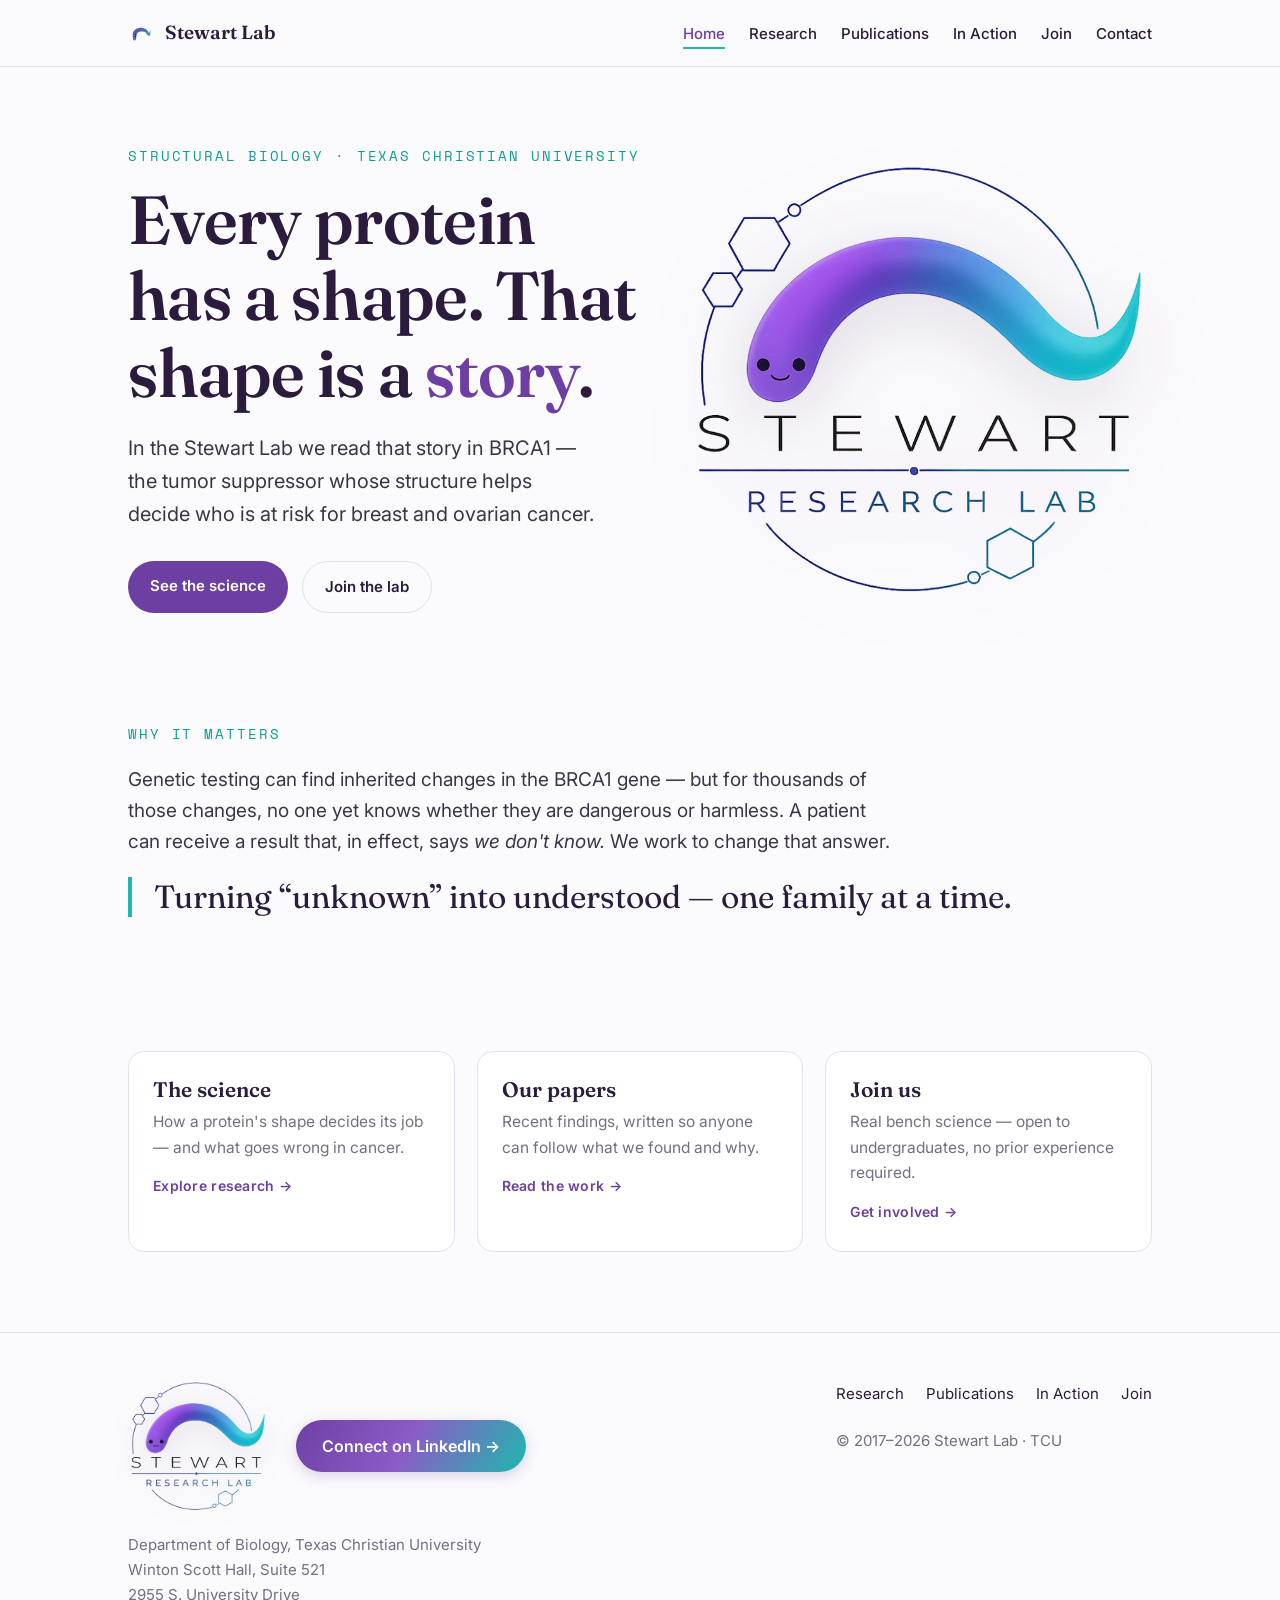
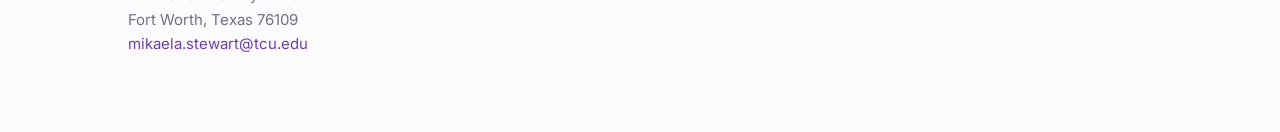
<file: index.html>
<!DOCTYPE html><html lang="en"><head><meta charset="UTF-8"><meta name="viewport" content="width=device-width, initial-scale=1.0"><title>Stewart Lab — Reading risk in the structure of BRCA1</title><meta name="description" content="The Stewart Lab at Texas Christian University studies how the structure of the tumor suppressor BRCA1 shapes its function and what inherited variants mean for cancer risk."><meta property="og:title" content="Stewart Lab — Reading risk in the structure of BRCA1"><meta property="og:description" content="The Stewart Lab at Texas Christian University studies how the structure of the tumor suppressor BRCA1 shapes its function and what inherited variants mean for cancer risk."><meta property="og:type" content="website"><link rel="icon" type="image/png" sizes="32x32" href="images/favicon-32.png"><link rel="icon" type="image/png" sizes="48x48" href="images/favicon-48.png"><link rel="apple-touch-icon" sizes="180x180" href="images/apple-touch-icon.png"><link rel="preconnect" href="https://fonts.googleapis.com"><link rel="preconnect" href="https://fonts.gstatic.com" crossorigin><link href="https://fonts.googleapis.com/css2?family=Fraunces:opsz,wght@9..144,400;9..144,500;9..144,600&family=Inter:wght@400;500;600&family=Space+Mono:wght@400;700&display=swap" rel="stylesheet"><link rel="stylesheet" href="styles.css"></head><body><header><div class="wrap nav"><a class="brand" href="index.html"><svg class="mark" viewBox="0 0 40 40" aria-hidden="true"><defs><linearGradient id="mg" x1="0" y1="0" x2="1" y2="1"><stop offset="0" stop-color="#6E3FA3"/><stop offset="1" stop-color="#1FB8AE"/></linearGradient></defs><path d="M12.4 29.1L12.5 28.6L12.6 27.9L12.7 27.2L12.8 26.4L12.9 25.5L13 24.6L13.1 23.8L13.2 23L13.3 22.2L13.4 21.6L13.6 21.2L13.7 21L13.9 20.7L14.1 20.4L14.4 20.1L14.8 19.8L15.2 19.5L15.6 19.2L16.1 18.9L16.6 18.6L17.1 18.4L17.6 18.2L18.1 18L18.5 17.9L19 17.8L19.5 17.7L20.1 17.7L20.8 17.6L21.5 17.7L22.2 17.7L22.8 17.8L23.5 17.9L24.2 18L24.8 18.2L25.4 18.3L25.8 18.5L26.2 18.6L26.6 18.9L27.1 19.4L27.6 20L28.2 20.6L28.7 21.3L29.2 22L29.8 22.6L30.3 23.2L30.9 23.7L31.6 24.2L32.8 24.3L33.8 23.7L34.1 22.9L34.3 22.1L34.4 21.3L34.4 20.4L34.4 19.5L34.3 18.6L34.3 17.7L34.2 16.8L34.1 16.1L34 15.4L34 15L34 15L33.8 15.4L33.7 16L33.5 16.7L33.3 17.6L33 18.4L32.8 19.3L32.6 20.2L32.3 20.9L32.1 21.5L31.9 21.9L31.8 22L32.2 21.7L32.8 21.7L32.8 21.7L32.7 21.3L32.4 20.8L32.1 20.2L31.7 19.4L31.3 18.6L30.9 17.7L30.3 16.8L29.7 16L29 15.2L28.2 14.5L27.4 14L26.6 13.6L25.7 13.3L24.8 12.9L24 12.7L23 12.4L22.1 12.2L21.2 12.1L20.2 12L19.3 12L18.4 12L17.5 12.1L16.6 12.3L15.7 12.5L14.9 12.8L14 13.1L13.2 13.5L12.4 13.9L11.6 14.5L10.8 15L10.1 15.7L9.5 16.4L8.9 17.1L8.3 18L7.8 19.1L7.5 20.2L7.3 21.2L7.2 22.3L7.2 23.4L7.2 24.4L7.2 25.4L7.3 26.3L7.4 27.2L7.5 27.9L7.5 28.4L7.6 28.9L7.7 29.7L8.1 30.4L8.7 31L9.4 31.4L10.3 31.4L11.1 31.2L11.8 30.7L12.2 30Z" fill="url(#mg)"/><circle cx="11.2" cy="25.5" r="1.25" fill="#2B1B3D"/><circle cx="11.8" cy="22.0" r="1.25" fill="#2B1B3D"/></svg>Stewart Lab</a><button class="navtoggle" aria-label="Menu" aria-expanded="false"><span></span><span></span><span></span></button><ul class="menu" id="menu"><li><a href="index.html" class="active">Home</a></li><li><a href="research.html">Research</a></li><li><a href="publications.html">Publications</a></li><li><a href="people.html">In Action</a></li><li><a href="join.html">Join</a></li><li><a href="#contact">Contact</a></li></ul></div></header>
<main>
  <section class="hero"><div class="wrap hero-grid">
    <div>
      <p class="eyebrow reveal">Structural Biology &middot; Texas Christian University</p>
      <h1 class="reveal">Every protein has a shape. That shape is a <span class="accent">story</span>.</h1>
      <p class="lead reveal">In the Stewart Lab we read that story in BRCA1 &mdash; the tumor suppressor
        whose structure helps decide who is at risk for breast and ovarian cancer.</p>
      <div class="cta-row reveal">
        <a class="btn btn-primary" href="research.html">See the science</a>
        <a class="btn btn-ghost" href="join.html">Join the lab</a>
      </div>
    </div>
    <div class="reveal"><img class="hero-logo" src="images/logo-light.png" alt="Stewart Research Lab logo: a smiling C. elegans worm encircled by a molecular orbit"></div>
  </div></section>

  <section class="section"><div class="wrap prose reveal">
    <p class="eyebrow">Why it matters</p>
    <p style="font-size:19px;">Genetic testing can find inherited changes in the BRCA1 gene &mdash; but for
      thousands of those changes, no one yet knows whether they are dangerous or harmless. A patient can
      receive a result that, in effect, says <em>we don't know.</em> We work to change that answer.</p>
    <p class="pull shimmer">Turning &ldquo;unknown&rdquo; into understood &mdash; one family at a time.</p>
  </div></section>

  <section class="section"><div class="wrap reveal">
    <div class="quick">
      <a class="qcard" href="research.html"><h3>The science</h3>
        <p>How a protein's shape decides its job &mdash; and what goes wrong in cancer.</p>
        <span class="go">Explore research &rarr;</span></a>
      <a class="qcard" href="publications.html"><h3>Our papers</h3>
        <p>Recent findings, written so anyone can follow what we found and why.</p>
        <span class="go">Read the work &rarr;</span></a>
      <a class="qcard" href="join.html"><h3>Join us</h3>
        <p>Real bench science &mdash; open to undergraduates, no prior experience required.</p>
        <span class="go">Get involved &rarr;</span></a>
    </div>
  </div></section>
</main><footer id="contact"><div class="wrap foot-grid"><div><div class="foot-top"><div class="foot-brand"><a class="foot-logo" href="index.html"><img src="images/logo-light.png" alt="Stewart Research Lab" width="140"></a></div><a class="btn btn-linkedin" href="https://www.linkedin.com/in/mikaelastewart/" target="_blank" rel="noopener">Connect on LinkedIn &rarr;</a></div><p class="muted">Department of Biology, Texas Christian University<br>Winton Scott Hall, Suite 521<br>2955 S. University Drive<br>Fort Worth, Texas 76109<br><a href="mailto:mikaela.stewart@tcu.edu">mikaela.stewart@tcu.edu</a></p></div><div><ul class="foot-links"><li><a href="research.html">Research</a></li><li><a href="publications.html">Publications</a></li><li><a href="people.html">In Action</a></li><li><a href="join.html">Join</a></li></ul><p class="muted" style="margin-top:22px;">&copy; 2017&ndash;<span id="yr"></span> Stewart Lab &middot; TCU</p></div></div></footer><script>document.getElementById("yr").textContent=new Date().getFullYear();var t=document.querySelector(".navtoggle"),m=document.getElementById("menu");t.addEventListener("click",function(){var o=m.classList.toggle("open");t.setAttribute("aria-expanded",o);});m.querySelectorAll("a").forEach(function(a){a.addEventListener("click",function(){m.classList.remove("open");});});var io=new IntersectionObserver(function(e){e.forEach(function(x){if(x.isIntersecting){x.target.classList.add("in");io.unobserve(x.target);}});},{rootMargin:"0px 0px -80px 0px"});document.querySelectorAll(".reveal").forEach(function(el){io.observe(el);});</script></body></html>
</file>
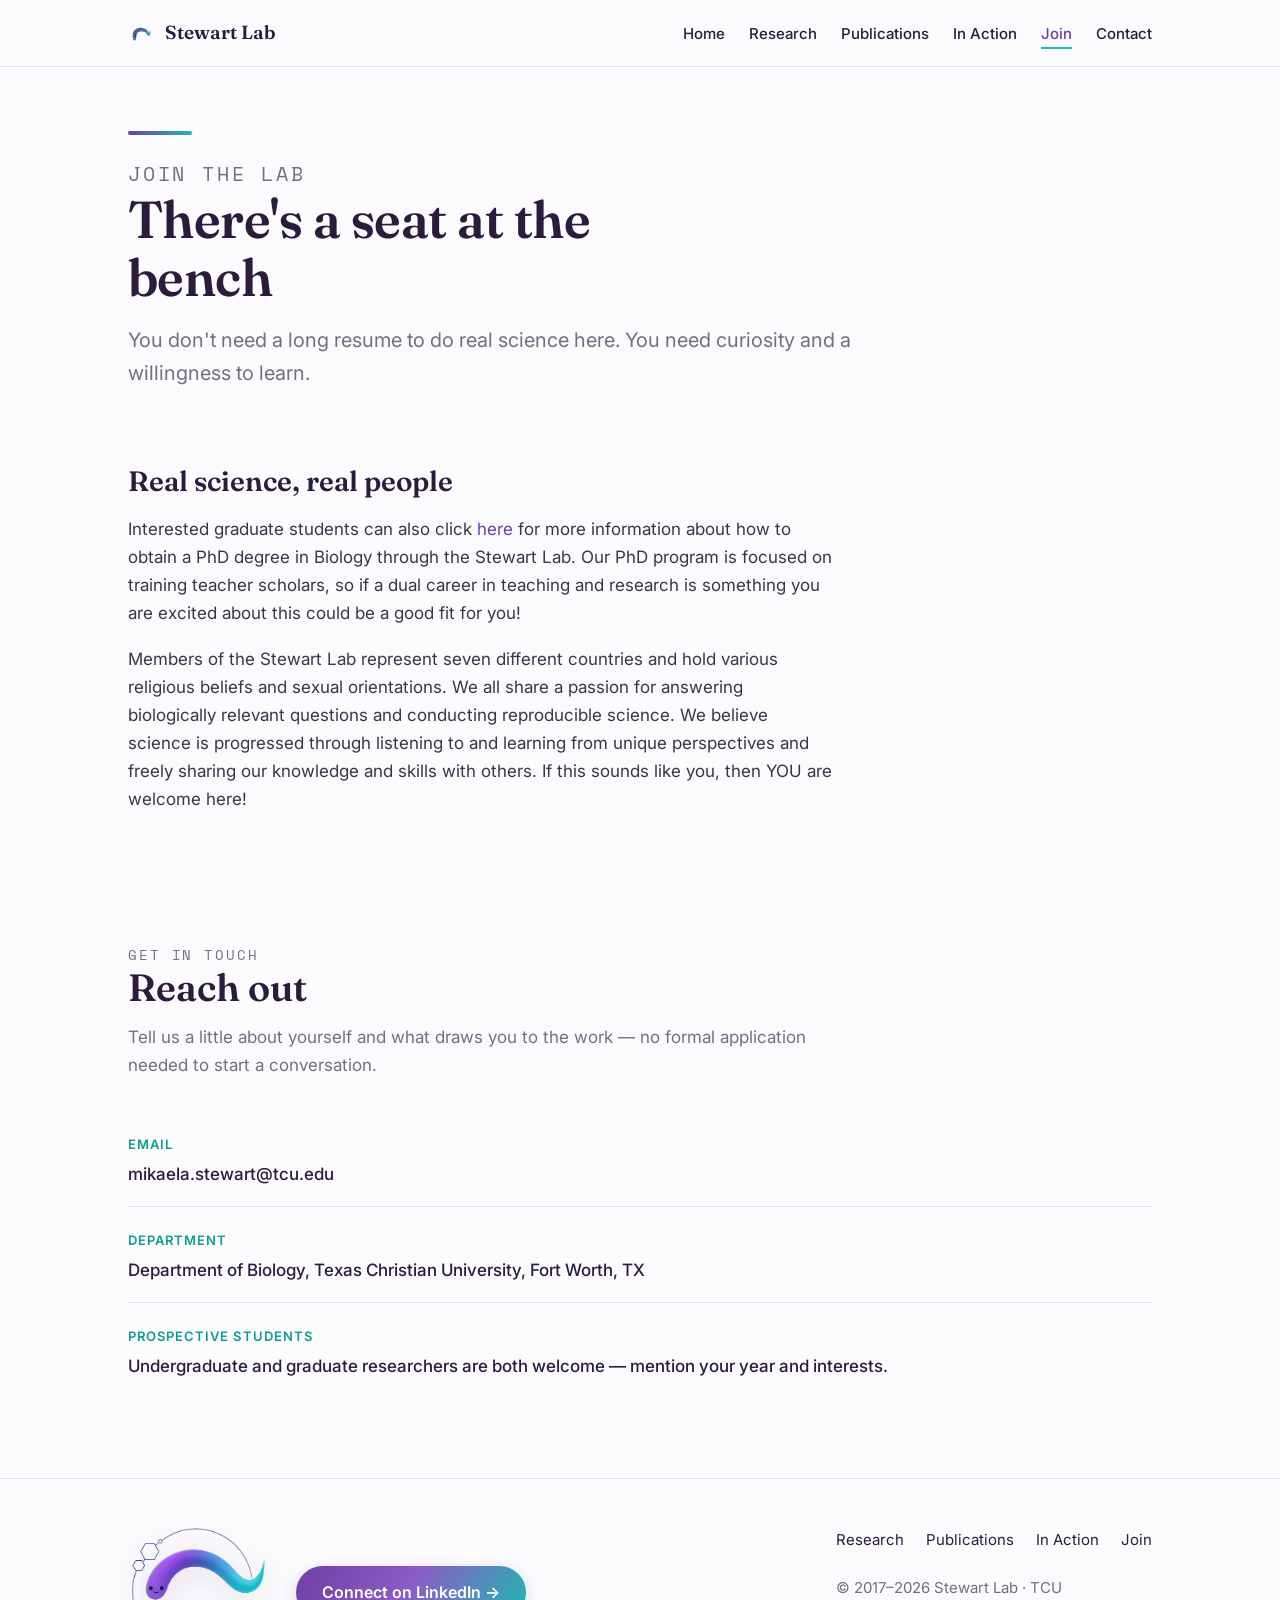
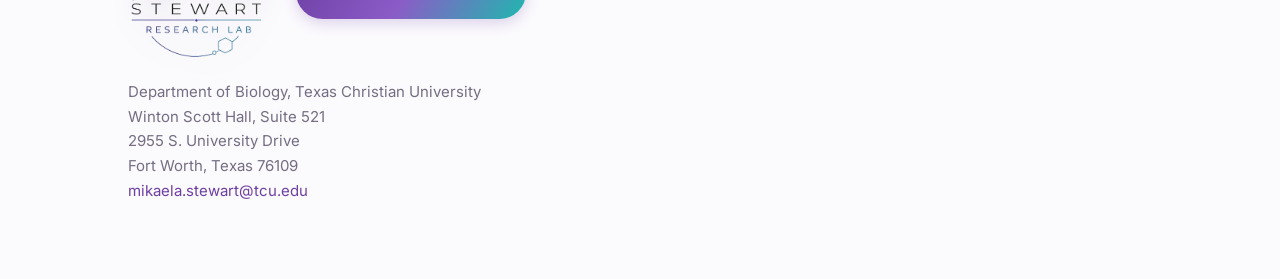
<file: join.html>
<!DOCTYPE html><html lang="en"><head><meta charset="UTF-8"><meta name="viewport" content="width=device-width, initial-scale=1.0"><title>Join the Lab — Stewart Lab</title><meta name="description" content="Join the Stewart Lab at TCU. Hands-on molecular biology research, open to undergraduates."><meta property="og:title" content="Join the Lab — Stewart Lab"><meta property="og:description" content="Join the Stewart Lab at TCU. Hands-on molecular biology research, open to undergraduates."><meta property="og:type" content="website"><link rel="icon" type="image/png" sizes="32x32" href="images/favicon-32.png"><link rel="icon" type="image/png" sizes="48x48" href="images/favicon-48.png"><link rel="apple-touch-icon" sizes="180x180" href="images/apple-touch-icon.png"><link rel="preconnect" href="https://fonts.googleapis.com"><link rel="preconnect" href="https://fonts.gstatic.com" crossorigin><link href="https://fonts.googleapis.com/css2?family=Fraunces:opsz,wght@9..144,400;9..144,500;9..144,600&family=Inter:wght@400;500;600&family=Space+Mono:wght@400;700&display=swap" rel="stylesheet"><link rel="stylesheet" href="styles.css"></head><body><header><div class="wrap nav"><a class="brand" href="index.html"><svg class="mark" viewBox="0 0 40 40" aria-hidden="true"><defs><linearGradient id="mg" x1="0" y1="0" x2="1" y2="1"><stop offset="0" stop-color="#6E3FA3"/><stop offset="1" stop-color="#1FB8AE"/></linearGradient></defs><path d="M12.4 29.1L12.5 28.6L12.6 27.9L12.7 27.2L12.8 26.4L12.9 25.5L13 24.6L13.1 23.8L13.2 23L13.3 22.2L13.4 21.6L13.6 21.2L13.7 21L13.9 20.7L14.1 20.4L14.4 20.1L14.8 19.8L15.2 19.5L15.6 19.2L16.1 18.9L16.6 18.6L17.1 18.4L17.6 18.2L18.1 18L18.5 17.9L19 17.8L19.5 17.7L20.1 17.7L20.8 17.6L21.5 17.7L22.2 17.7L22.8 17.8L23.5 17.9L24.2 18L24.8 18.2L25.4 18.3L25.8 18.5L26.2 18.6L26.6 18.9L27.1 19.4L27.6 20L28.2 20.6L28.7 21.3L29.2 22L29.8 22.6L30.3 23.2L30.9 23.7L31.6 24.2L32.8 24.3L33.8 23.7L34.1 22.9L34.3 22.1L34.4 21.3L34.4 20.4L34.4 19.5L34.3 18.6L34.3 17.7L34.2 16.8L34.1 16.1L34 15.4L34 15L34 15L33.8 15.4L33.7 16L33.5 16.7L33.3 17.6L33 18.4L32.8 19.3L32.6 20.2L32.3 20.9L32.1 21.5L31.9 21.9L31.8 22L32.2 21.7L32.8 21.7L32.8 21.7L32.7 21.3L32.4 20.8L32.1 20.2L31.7 19.4L31.3 18.6L30.9 17.7L30.3 16.8L29.7 16L29 15.2L28.2 14.5L27.4 14L26.6 13.6L25.7 13.3L24.8 12.9L24 12.7L23 12.4L22.1 12.2L21.2 12.1L20.2 12L19.3 12L18.4 12L17.5 12.1L16.6 12.3L15.7 12.5L14.9 12.8L14 13.1L13.2 13.5L12.4 13.9L11.6 14.5L10.8 15L10.1 15.7L9.5 16.4L8.9 17.1L8.3 18L7.8 19.1L7.5 20.2L7.3 21.2L7.2 22.3L7.2 23.4L7.2 24.4L7.2 25.4L7.3 26.3L7.4 27.2L7.5 27.9L7.5 28.4L7.6 28.9L7.7 29.7L8.1 30.4L8.7 31L9.4 31.4L10.3 31.4L11.1 31.2L11.8 30.7L12.2 30Z" fill="url(#mg)"/><circle cx="11.2" cy="25.5" r="1.25" fill="#2B1B3D"/><circle cx="11.8" cy="22.0" r="1.25" fill="#2B1B3D"/></svg>Stewart Lab</a><button class="navtoggle" aria-label="Menu" aria-expanded="false"><span></span><span></span><span></span></button><ul class="menu" id="menu"><li><a href="index.html">Home</a></li><li><a href="research.html">Research</a></li><li><a href="publications.html">Publications</a></li><li><a href="people.html">In Action</a></li><li><a href="join.html" class="active">Join</a></li><li><a href="#contact">Contact</a></li></ul></div></header>
<main>
  <section class="subhero"><div class="wrap reveal">
    <div class="bar"></div>
    <p class="eyebrow">Join the lab</p>
    <h1>There's a seat at the bench</h1>
    <p>You don't need a long resume to do real science here. You need curiosity and a willingness to learn.</p>
  </div></section>

  <section class="section"><div class="wrap prose reveal">
    <h2 style="font-size:28px; margin-bottom:16px;">Real science, real people</h2>
    <p>Interested graduate students can also click <a href="https://cse.tcu.edu/biology/graduate-programs/index.php" target="_blank" rel="noopener">here</a> for more information about how to obtain a PhD degree in Biology through the Stewart Lab. Our PhD program is focused on training teacher scholars, so if a dual career in teaching and research is something you are excited about this could be a good fit for you!</p>
    <p>Members of the Stewart Lab represent seven different countries and hold various religious beliefs and sexual orientations. We all share a passion for answering biologically relevant questions and conducting reproducible science. We believe science is progressed through listening to and learning from unique perspectives and freely sharing our knowledge and skills with others. If this sounds like you, then YOU are welcome here!</p>
  </div></section>

  <section class="section"><div class="wrap reveal">
    <div class="section-head"><p class="eyebrow">Get in touch</p><h2>Reach out</h2>
      <p>Tell us a little about yourself and what draws you to the work &mdash; no formal application needed to start a conversation.</p></div>
    <ul class="list">
      <li><span class="where">Email</span><a class="what" href="mailto:mikaela.stewart@tcu.edu">mikaela.stewart@tcu.edu</a></li>
      <li><span class="where">Department</span><span class="what">Department of Biology, Texas Christian University, Fort Worth, TX</span></li>
      <li><span class="where">Prospective students</span><span class="what">Undergraduate and graduate researchers are both welcome &mdash; mention your year and interests.</span></li>
    </ul>
  </div></section>
</main><footer id="contact"><div class="wrap foot-grid"><div><div class="foot-top"><div class="foot-brand"><a class="foot-logo" href="index.html"><img src="images/logo-light.png" alt="Stewart Research Lab" width="140"></a></div><a class="btn btn-linkedin" href="https://www.linkedin.com/in/mikaelastewart/" target="_blank" rel="noopener">Connect on LinkedIn &rarr;</a></div><p class="muted">Department of Biology, Texas Christian University<br>Winton Scott Hall, Suite 521<br>2955 S. University Drive<br>Fort Worth, Texas 76109<br><a href="mailto:mikaela.stewart@tcu.edu">mikaela.stewart@tcu.edu</a></p></div><div><ul class="foot-links"><li><a href="research.html">Research</a></li><li><a href="publications.html">Publications</a></li><li><a href="people.html">In Action</a></li><li><a href="join.html">Join</a></li></ul><p class="muted" style="margin-top:22px;">&copy; 2017&ndash;<span id="yr"></span> Stewart Lab &middot; TCU</p></div></div></footer><script>document.getElementById("yr").textContent=new Date().getFullYear();var t=document.querySelector(".navtoggle"),m=document.getElementById("menu");t.addEventListener("click",function(){var o=m.classList.toggle("open");t.setAttribute("aria-expanded",o);});m.querySelectorAll("a").forEach(function(a){a.addEventListener("click",function(){m.classList.remove("open");});});var io=new IntersectionObserver(function(e){e.forEach(function(x){if(x.isIntersecting){x.target.classList.add("in");io.unobserve(x.target);}});},{rootMargin:"0px 0px -80px 0px"});document.querySelectorAll(".reveal").forEach(function(el){io.observe(el);});</script></body></html>
</file>
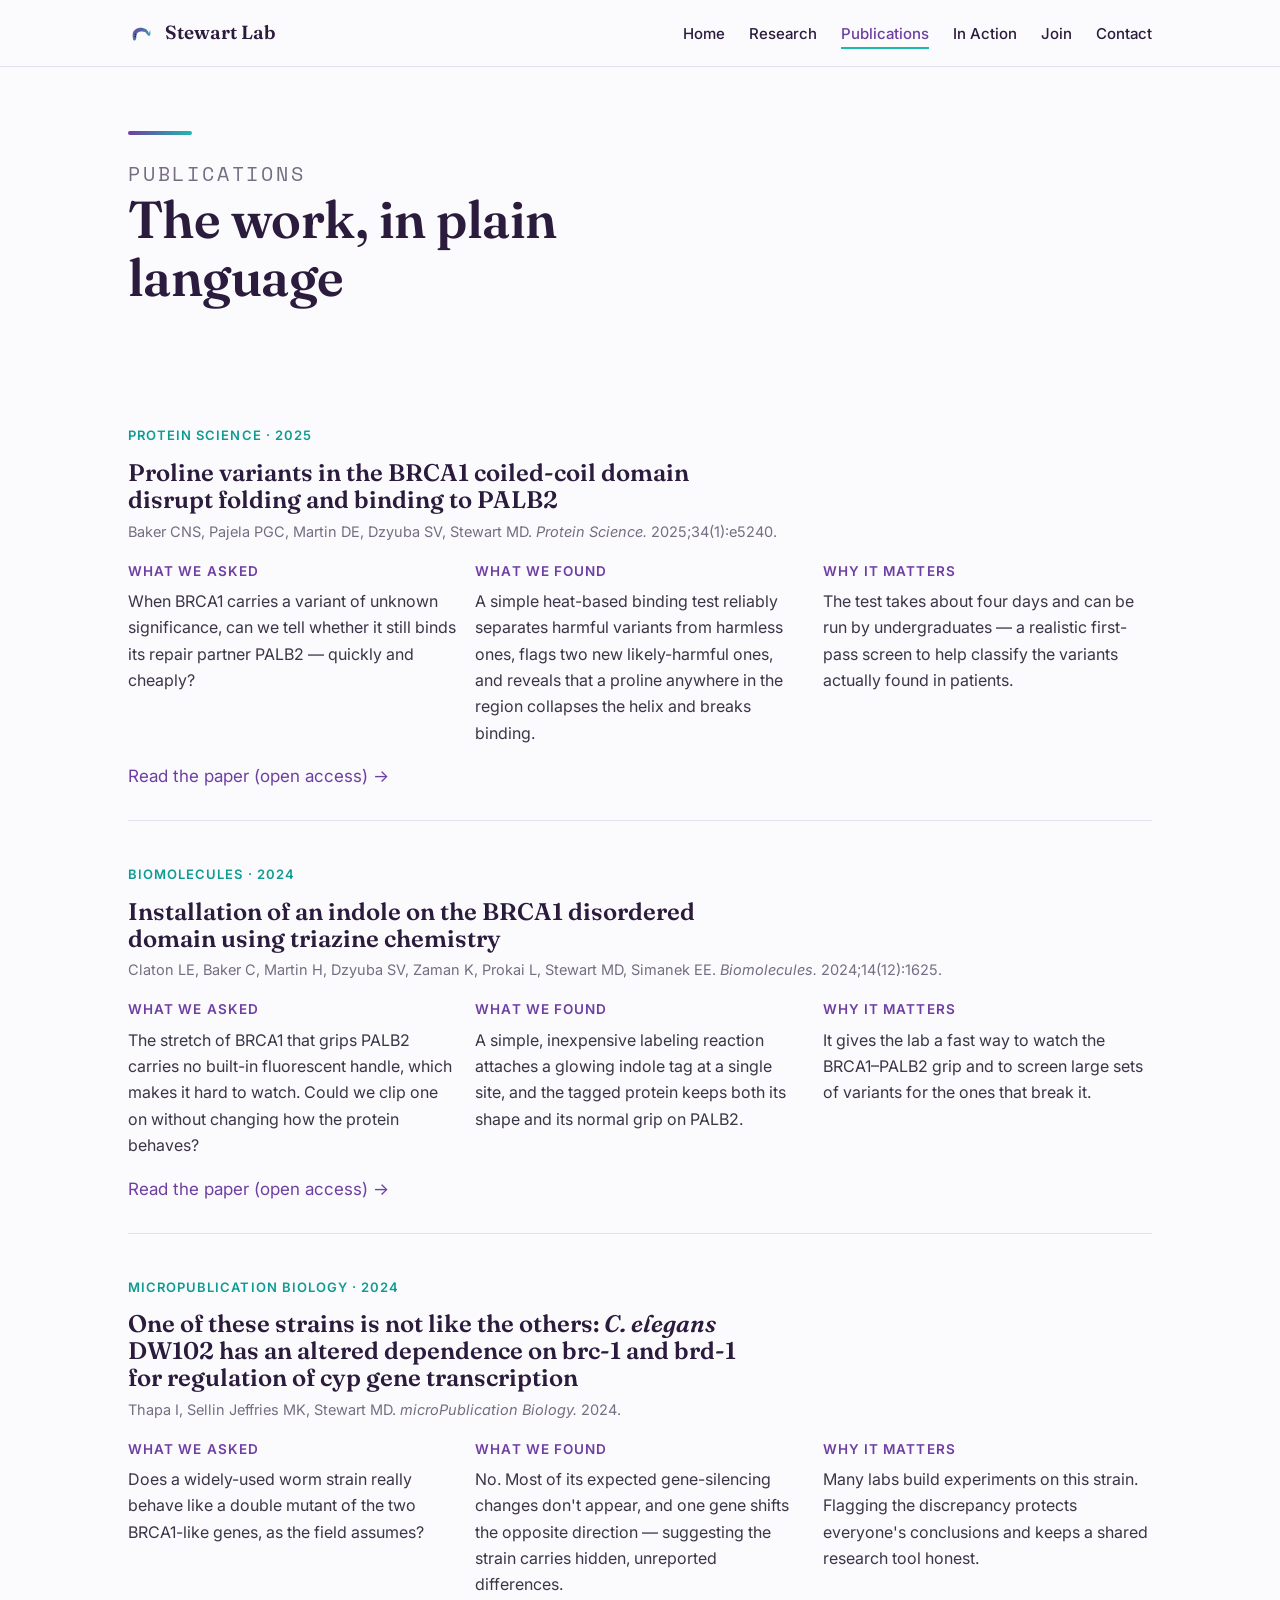
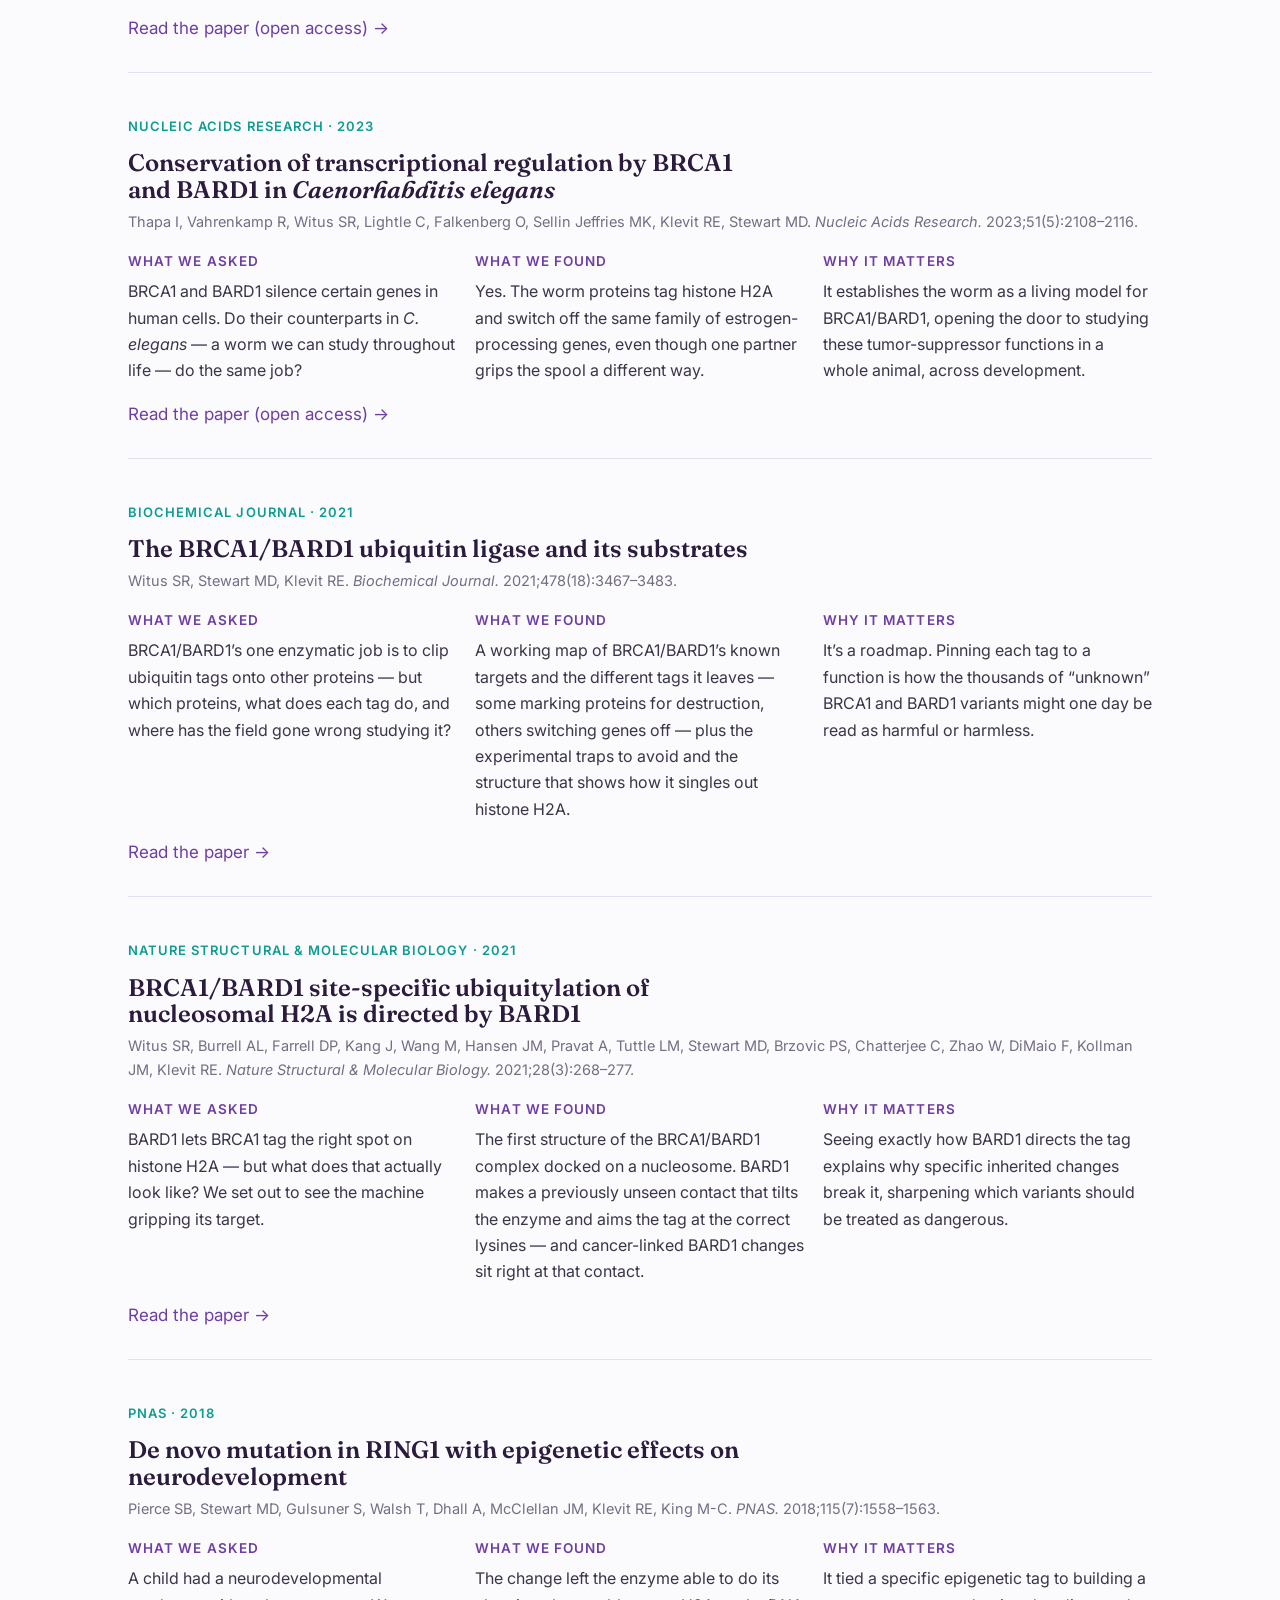
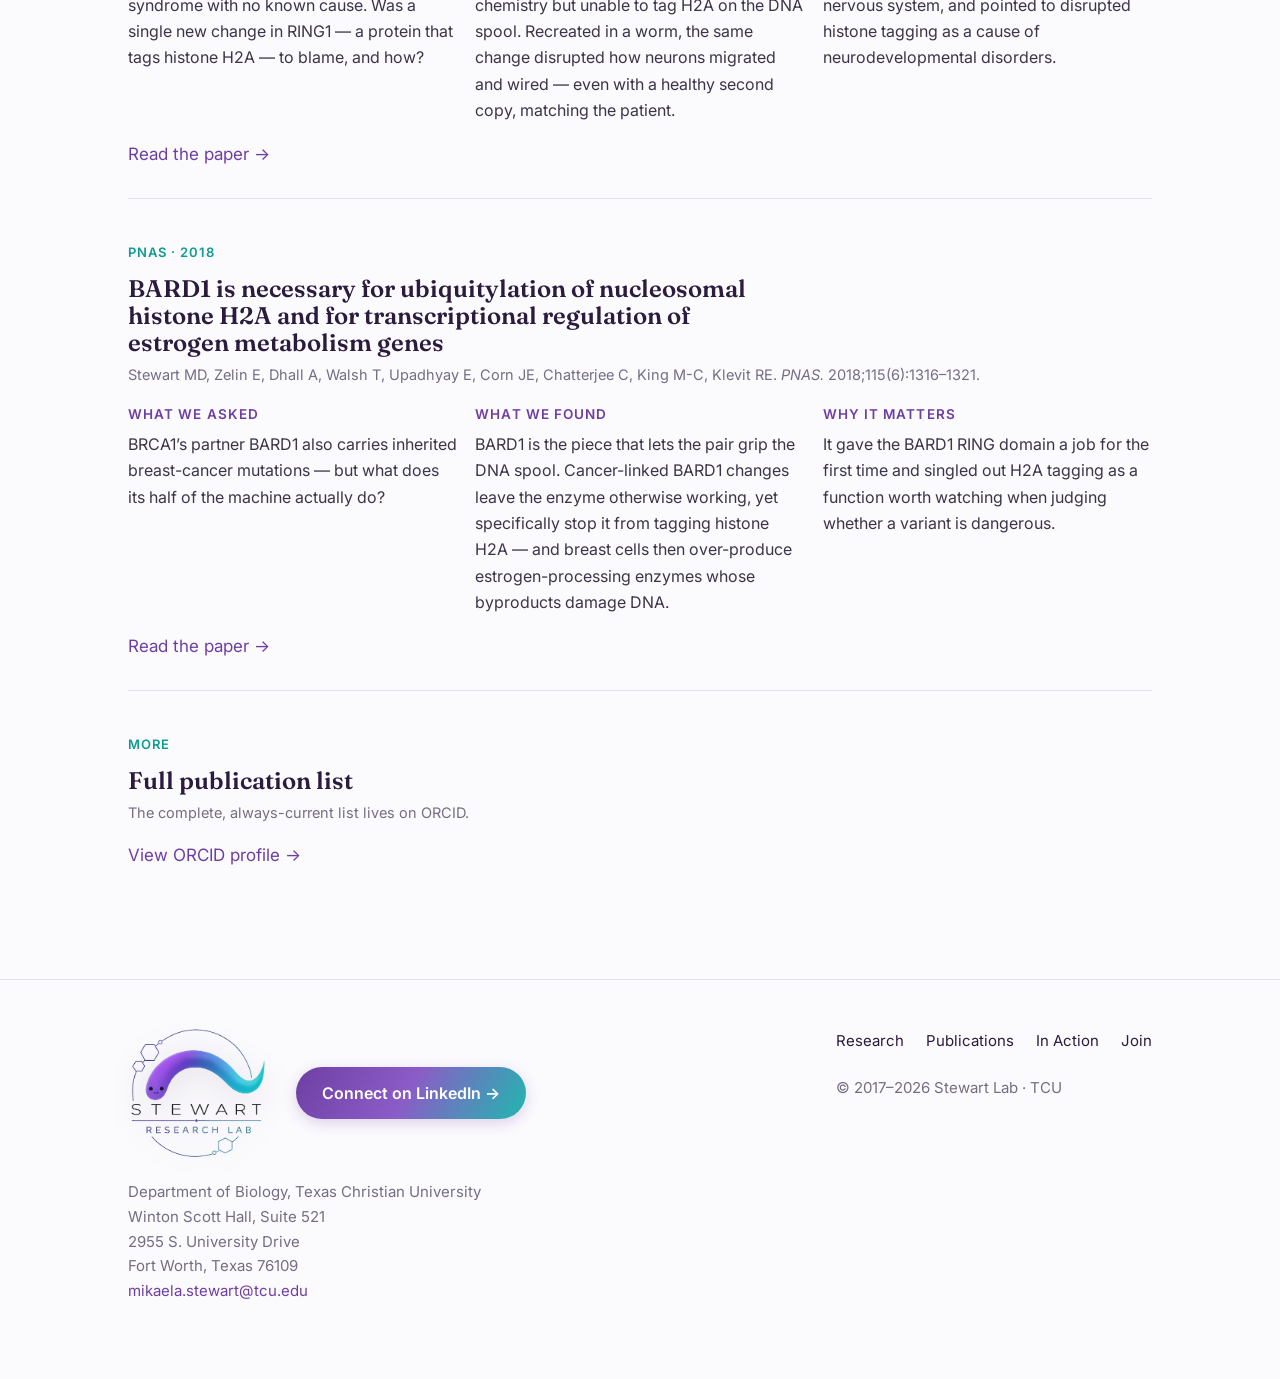
<file: publications.html>
<!DOCTYPE html><html lang="en"><head><meta charset="UTF-8"><meta name="viewport" content="width=device-width, initial-scale=1.0"><title>Publications — Stewart Lab</title><meta name="description" content="Peer-reviewed work from the Stewart Lab at TCU, each with a plain-language summary and a link to read."><meta property="og:title" content="Publications — Stewart Lab"><meta property="og:description" content="Peer-reviewed work from the Stewart Lab at TCU, each with a plain-language summary and a link to read."><meta property="og:type" content="website"><link rel="icon" type="image/png" sizes="32x32" href="images/favicon-32.png"><link rel="icon" type="image/png" sizes="48x48" href="images/favicon-48.png"><link rel="apple-touch-icon" sizes="180x180" href="images/apple-touch-icon.png"><link rel="preconnect" href="https://fonts.googleapis.com"><link rel="preconnect" href="https://fonts.gstatic.com" crossorigin><link href="https://fonts.googleapis.com/css2?family=Fraunces:opsz,wght@9..144,400;9..144,500;9..144,600&family=Inter:wght@400;500;600&family=Space+Mono:wght@400;700&display=swap" rel="stylesheet"><link rel="stylesheet" href="styles.css"></head><body><header><div class="wrap nav"><a class="brand" href="index.html"><svg class="mark" viewBox="0 0 40 40" aria-hidden="true"><defs><linearGradient id="mg" x1="0" y1="0" x2="1" y2="1"><stop offset="0" stop-color="#6E3FA3"/><stop offset="1" stop-color="#1FB8AE"/></linearGradient></defs><path d="M12.4 29.1L12.5 28.6L12.6 27.9L12.7 27.2L12.8 26.4L12.9 25.5L13 24.6L13.1 23.8L13.2 23L13.3 22.2L13.4 21.6L13.6 21.2L13.7 21L13.9 20.7L14.1 20.4L14.4 20.1L14.8 19.8L15.2 19.5L15.6 19.2L16.1 18.9L16.6 18.6L17.1 18.4L17.6 18.2L18.1 18L18.5 17.9L19 17.8L19.5 17.7L20.1 17.7L20.8 17.6L21.5 17.7L22.2 17.7L22.8 17.8L23.5 17.9L24.2 18L24.8 18.2L25.4 18.3L25.8 18.5L26.2 18.6L26.6 18.9L27.1 19.4L27.6 20L28.2 20.6L28.7 21.3L29.2 22L29.8 22.6L30.3 23.2L30.9 23.7L31.6 24.2L32.8 24.3L33.8 23.7L34.1 22.9L34.3 22.1L34.4 21.3L34.4 20.4L34.4 19.5L34.3 18.6L34.3 17.7L34.2 16.8L34.1 16.1L34 15.4L34 15L34 15L33.8 15.4L33.7 16L33.5 16.7L33.3 17.6L33 18.4L32.8 19.3L32.6 20.2L32.3 20.9L32.1 21.5L31.9 21.9L31.8 22L32.2 21.7L32.8 21.7L32.8 21.7L32.7 21.3L32.4 20.8L32.1 20.2L31.7 19.4L31.3 18.6L30.9 17.7L30.3 16.8L29.7 16L29 15.2L28.2 14.5L27.4 14L26.6 13.6L25.7 13.3L24.8 12.9L24 12.7L23 12.4L22.1 12.2L21.2 12.1L20.2 12L19.3 12L18.4 12L17.5 12.1L16.6 12.3L15.7 12.5L14.9 12.8L14 13.1L13.2 13.5L12.4 13.9L11.6 14.5L10.8 15L10.1 15.7L9.5 16.4L8.9 17.1L8.3 18L7.8 19.1L7.5 20.2L7.3 21.2L7.2 22.3L7.2 23.4L7.2 24.4L7.2 25.4L7.3 26.3L7.4 27.2L7.5 27.9L7.5 28.4L7.6 28.9L7.7 29.7L8.1 30.4L8.7 31L9.4 31.4L10.3 31.4L11.1 31.2L11.8 30.7L12.2 30Z" fill="url(#mg)"/><circle cx="11.2" cy="25.5" r="1.25" fill="#2B1B3D"/><circle cx="11.8" cy="22.0" r="1.25" fill="#2B1B3D"/></svg>Stewart Lab</a><button class="navtoggle" aria-label="Menu" aria-expanded="false"><span></span><span></span><span></span></button><ul class="menu" id="menu"><li><a href="index.html">Home</a></li><li><a href="research.html">Research</a></li><li><a href="publications.html" class="active">Publications</a></li><li><a href="people.html">In Action</a></li><li><a href="join.html">Join</a></li><li><a href="#contact">Contact</a></li></ul></div></header>
<main>
  <section class="subhero"><div class="wrap reveal">
    <div class="bar"></div>
    <p class="eyebrow">Publications</p>
    <h1>The work, in plain language</h1>
  </div></section>

  <section class="section"><div class="wrap">

    <div class="pub reveal">
      <p class="venue">Protein Science &middot; 2025</p>
      <h2>Proline variants in the BRCA1 coiled-coil domain disrupt folding and binding to PALB2</h2>
      <p class="cite">Baker CNS, Pajela PGC, Martin DE, Dzyuba SV, Stewart MD.
        <em>Protein Science.</em> 2025;34(1):e5240.</p>
      <div class="plain">
        <div><h4>What we asked</h4><p>When BRCA1 carries a variant of unknown significance, can we tell
          whether it still binds its repair partner PALB2 &mdash; quickly and cheaply?</p></div>
        <div><h4>What we found</h4><p>A simple heat-based binding test reliably separates harmful variants
          from harmless ones, flags two new likely-harmful ones, and reveals that a proline anywhere in the
          region collapses the helix and breaks binding.</p></div>
        <div><h4>Why it matters</h4><p>The test takes about four days and can be run by undergraduates &mdash;
          a realistic first-pass screen to help classify the variants actually found in patients.</p></div>
      </div>
      <a href="https://doi.org/10.1002/pro.5240">Read the paper (open access) &rarr;</a>
    </div>

    <div class="pub reveal">
      <p class="venue">Biomolecules &middot; 2024</p>
      <h2>Installation of an indole on the BRCA1 disordered domain using triazine chemistry</h2>
      <p class="cite">Claton LE, Baker C, Martin H, Dzyuba SV, Zaman K, Prokai L, Stewart MD, Simanek EE.
        <em>Biomolecules.</em> 2024;14(12):1625.</p>
      <div class="plain">
        <div><h4>What we asked</h4><p>The stretch of BRCA1 that grips PALB2 carries no built-in fluorescent
          handle, which makes it hard to watch. Could we clip one on without changing how the protein
          behaves?</p></div>
        <div><h4>What we found</h4><p>A simple, inexpensive labeling reaction attaches a glowing indole tag at
          a single site, and the tagged protein keeps both its shape and its normal grip on PALB2.</p></div>
        <div><h4>Why it matters</h4><p>It gives the lab a fast way to watch the BRCA1&ndash;PALB2 grip and to
          screen large sets of variants for the ones that break it.</p></div>
      </div>
      <a href="https://doi.org/10.3390/biom14121625">Read the paper (open access) &rarr;</a>
    </div>

    <div class="pub reveal">
      <p class="venue">microPublication Biology &middot; 2024</p>
      <h2>One of these strains is not like the others: <em>C. elegans</em> DW102 has an altered dependence on
        brc-1 and brd-1 for regulation of cyp gene transcription</h2>
      <p class="cite">Thapa I, Sellin Jeffries MK, Stewart MD.
        <em>microPublication Biology.</em> 2024.</p>
      <div class="plain">
        <div><h4>What we asked</h4><p>Does a widely-used worm strain really behave like a double mutant of the
          two BRCA1-like genes, as the field assumes?</p></div>
        <div><h4>What we found</h4><p>No. Most of its expected gene-silencing changes don't appear, and one gene
          shifts the opposite direction &mdash; suggesting the strain carries hidden, unreported differences.</p></div>
        <div><h4>Why it matters</h4><p>Many labs build experiments on this strain. Flagging the discrepancy
          protects everyone's conclusions and keeps a shared research tool honest.</p></div>
      </div>
      <a href="https://doi.org/10.17912/micropub.biology.001152">Read the paper (open access) &rarr;</a>
    </div>

    <div class="pub reveal">
      <p class="venue">Nucleic Acids Research &middot; 2023</p>
      <h2>Conservation of transcriptional regulation by BRCA1 and BARD1 in <em>Caenorhabditis elegans</em></h2>
      <p class="cite">Thapa I, Vahrenkamp R, Witus SR, Lightle C, Falkenberg O, Sellin Jeffries MK, Klevit RE, Stewart MD.
        <em>Nucleic Acids Research.</em> 2023;51(5):2108&ndash;2116.</p>
      <div class="plain">
        <div><h4>What we asked</h4><p>BRCA1 and BARD1 silence certain genes in human cells. Do their
          counterparts in <em>C. elegans</em> &mdash; a worm we can study throughout life &mdash; do the same
          job?</p></div>
        <div><h4>What we found</h4><p>Yes. The worm proteins tag histone H2A and switch off the same family of
          estrogen-processing genes, even though one partner grips the spool a different way.</p></div>
        <div><h4>Why it matters</h4><p>It establishes the worm as a living model for BRCA1/BARD1, opening the
          door to studying these tumor-suppressor functions in a whole animal, across development.</p></div>
      </div>
      <a href="https://doi.org/10.1093/nar/gkac877">Read the paper (open access) &rarr;</a>
    </div>

    <div class="pub reveal">
      <p class="venue">Biochemical Journal &middot; 2021</p>
      <h2>The BRCA1/BARD1 ubiquitin ligase and its substrates</h2>
      <p class="cite">Witus SR, Stewart MD, Klevit RE.
        <em>Biochemical Journal.</em> 2021;478(18):3467&ndash;3483.</p>
      <div class="plain">
        <div><h4>What we asked</h4><p>BRCA1/BARD1’s one enzymatic job is to clip ubiquitin tags onto
          other proteins &mdash; but which proteins, what does each tag do, and where has the field gone
          wrong studying it?</p></div>
        <div><h4>What we found</h4><p>A working map of BRCA1/BARD1’s known targets and the different tags it
          leaves &mdash; some marking proteins for destruction, others switching genes off &mdash; plus the
          experimental traps to avoid and the structure that shows how it singles out histone H2A.</p></div>
        <div><h4>Why it matters</h4><p>It’s a roadmap. Pinning each tag to a function is how the thousands of
          “unknown” BRCA1 and BARD1 variants might one day be read as harmful or harmless.</p></div>
      </div>
      <a href="https://doi.org/10.1042/BCJ20200864">Read the paper &rarr;</a>
    </div>

    <div class="pub reveal">
      <p class="venue">Nature Structural &amp; Molecular Biology &middot; 2021</p>
      <h2>BRCA1/BARD1 site-specific ubiquitylation of nucleosomal H2A is directed by BARD1</h2>
      <p class="cite">Witus SR, Burrell AL, Farrell DP, Kang J, Wang M, Hansen JM, Pravat A, Tuttle LM, Stewart MD, Brzovic PS, Chatterjee C, Zhao W, DiMaio F, Kollman JM, Klevit RE.
        <em>Nature Structural &amp; Molecular Biology.</em> 2021;28(3):268&ndash;277.</p>
      <div class="plain">
        <div><h4>What we asked</h4><p>BARD1 lets BRCA1 tag the right spot on histone H2A &mdash; but what does
          that actually look like? We set out to see the machine gripping its target.</p></div>
        <div><h4>What we found</h4><p>The first structure of the BRCA1/BARD1 complex docked on a nucleosome.
          BARD1 makes a previously unseen contact that tilts the enzyme and aims the tag at the correct
          lysines &mdash; and cancer-linked BARD1 changes sit right at that contact.</p></div>
        <div><h4>Why it matters</h4><p>Seeing exactly how BARD1 directs the tag explains why specific inherited
          changes break it, sharpening which variants should be treated as dangerous.</p></div>
      </div>
      <a href="https://doi.org/10.1038/s41594-020-00556-4">Read the paper &rarr;</a>
    </div>

    <div class="pub reveal">
      <p class="venue">PNAS &middot; 2018</p>
      <h2>De novo mutation in RING1 with epigenetic effects on neurodevelopment</h2>
      <p class="cite">Pierce SB, Stewart MD, Gulsuner S, Walsh T, Dhall A, McClellan JM, Klevit RE, King M-C.
        <em>PNAS.</em> 2018;115(7):1558&ndash;1563.</p>
      <div class="plain">
        <div><h4>What we asked</h4><p>A child had a neurodevelopmental syndrome with no known cause. Was a
          single new change in RING1 &mdash; a protein that tags histone H2A &mdash; to blame, and how?</p></div>
        <div><h4>What we found</h4><p>The change left the enzyme able to do its chemistry but unable to tag
          H2A on the DNA spool. Recreated in a worm, the same change disrupted how neurons migrated and wired
          &mdash; even with a healthy second copy, matching the patient.</p></div>
        <div><h4>Why it matters</h4><p>It tied a specific epigenetic tag to building a nervous system, and
          pointed to disrupted histone tagging as a cause of neurodevelopmental disorders.</p></div>
      </div>
      <a href="https://doi.org/10.1073/pnas.1721290115">Read the paper &rarr;</a>
    </div>

    <div class="pub reveal">
      <p class="venue">PNAS &middot; 2018</p>
      <h2>BARD1 is necessary for ubiquitylation of nucleosomal histone H2A and for transcriptional
        regulation of estrogen metabolism genes</h2>
      <p class="cite">Stewart MD, Zelin E, Dhall A, Walsh T, Upadhyay E, Corn JE, Chatterjee C, King M-C, Klevit RE.
        <em>PNAS.</em> 2018;115(6):1316&ndash;1321.</p>
      <div class="plain">
        <div><h4>What we asked</h4><p>BRCA1’s partner BARD1 also carries inherited breast-cancer mutations
          &mdash; but what does its half of the machine actually do?</p></div>
        <div><h4>What we found</h4><p>BARD1 is the piece that lets the pair grip the DNA spool. Cancer-linked
          BARD1 changes leave the enzyme otherwise working, yet specifically stop it from tagging histone
          H2A &mdash; and breast cells then over-produce estrogen-processing enzymes whose byproducts damage
          DNA.</p></div>
        <div><h4>Why it matters</h4><p>It gave the BARD1 RING domain a job for the first time and singled out
          H2A tagging as a function worth watching when judging whether a variant is dangerous.</p></div>
      </div>
      <a href="https://doi.org/10.1073/pnas.1715467115">Read the paper &rarr;</a>
    </div>

    <div class="pub reveal">
      <p class="venue">More</p>
      <h2>Full publication list</h2>
      <p class="cite">The complete, always-current list lives on ORCID.</p>
      <a href="https://orcid.org/0000-0002-0809-9469">View ORCID profile &rarr;</a>
    </div>

  </div></section>
</main><footer id="contact"><div class="wrap foot-grid"><div><div class="foot-top"><div class="foot-brand"><a class="foot-logo" href="index.html"><img src="images/logo-light.png" alt="Stewart Research Lab" width="140"></a></div><a class="btn btn-linkedin" href="https://www.linkedin.com/in/mikaelastewart/" target="_blank" rel="noopener">Connect on LinkedIn &rarr;</a></div><p class="muted">Department of Biology, Texas Christian University<br>Winton Scott Hall, Suite 521<br>2955 S. University Drive<br>Fort Worth, Texas 76109<br><a href="mailto:mikaela.stewart@tcu.edu">mikaela.stewart@tcu.edu</a></p></div><div><ul class="foot-links"><li><a href="research.html">Research</a></li><li><a href="publications.html">Publications</a></li><li><a href="people.html">In Action</a></li><li><a href="join.html">Join</a></li></ul><p class="muted" style="margin-top:22px;">&copy; 2017&ndash;<span id="yr"></span> Stewart Lab &middot; TCU</p></div></div></footer><script>document.getElementById("yr").textContent=new Date().getFullYear();var t=document.querySelector(".navtoggle"),m=document.getElementById("menu");t.addEventListener("click",function(){var o=m.classList.toggle("open");t.setAttribute("aria-expanded",o);});m.querySelectorAll("a").forEach(function(a){a.addEventListener("click",function(){m.classList.remove("open");});});var io=new IntersectionObserver(function(e){e.forEach(function(x){if(x.isIntersecting){x.target.classList.add("in");io.unobserve(x.target);}});},{rootMargin:"0px 0px -80px 0px"});document.querySelectorAll(".reveal").forEach(function(el){io.observe(el);});</script></body></html>
</file>
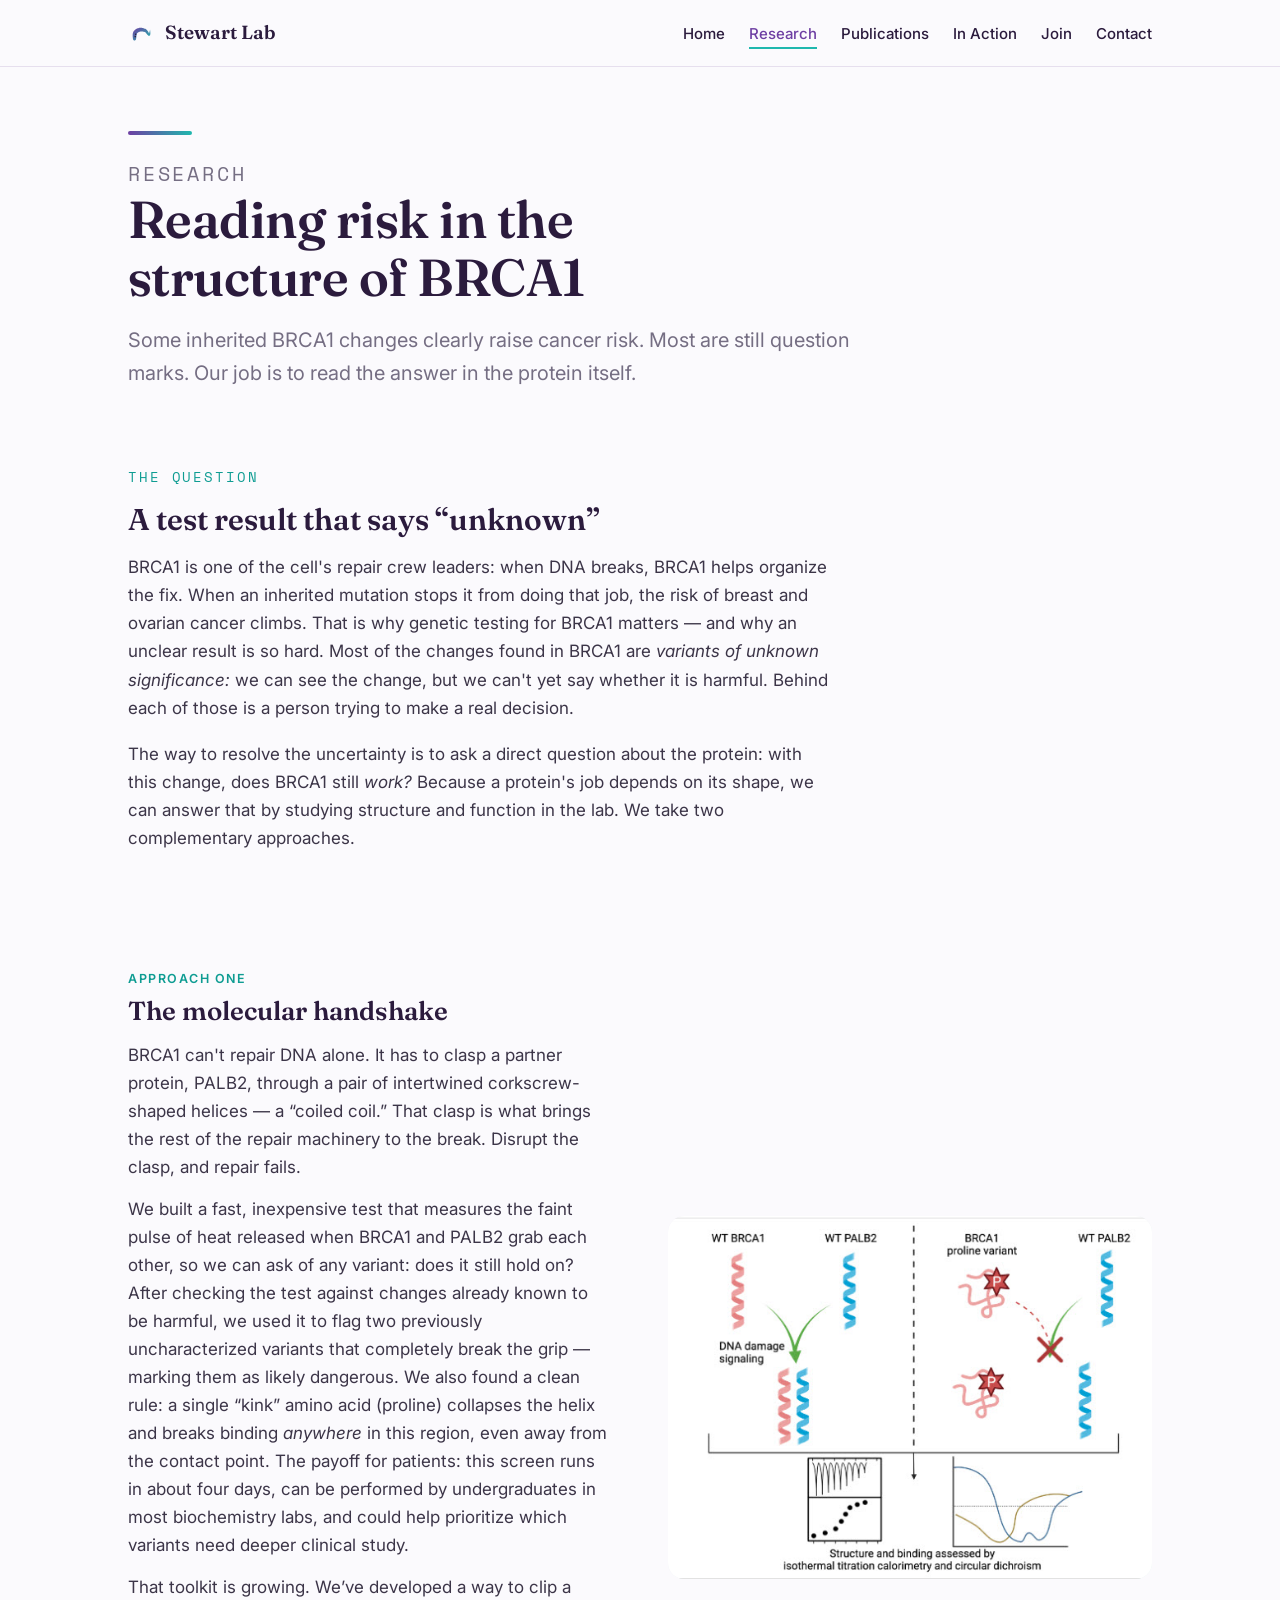
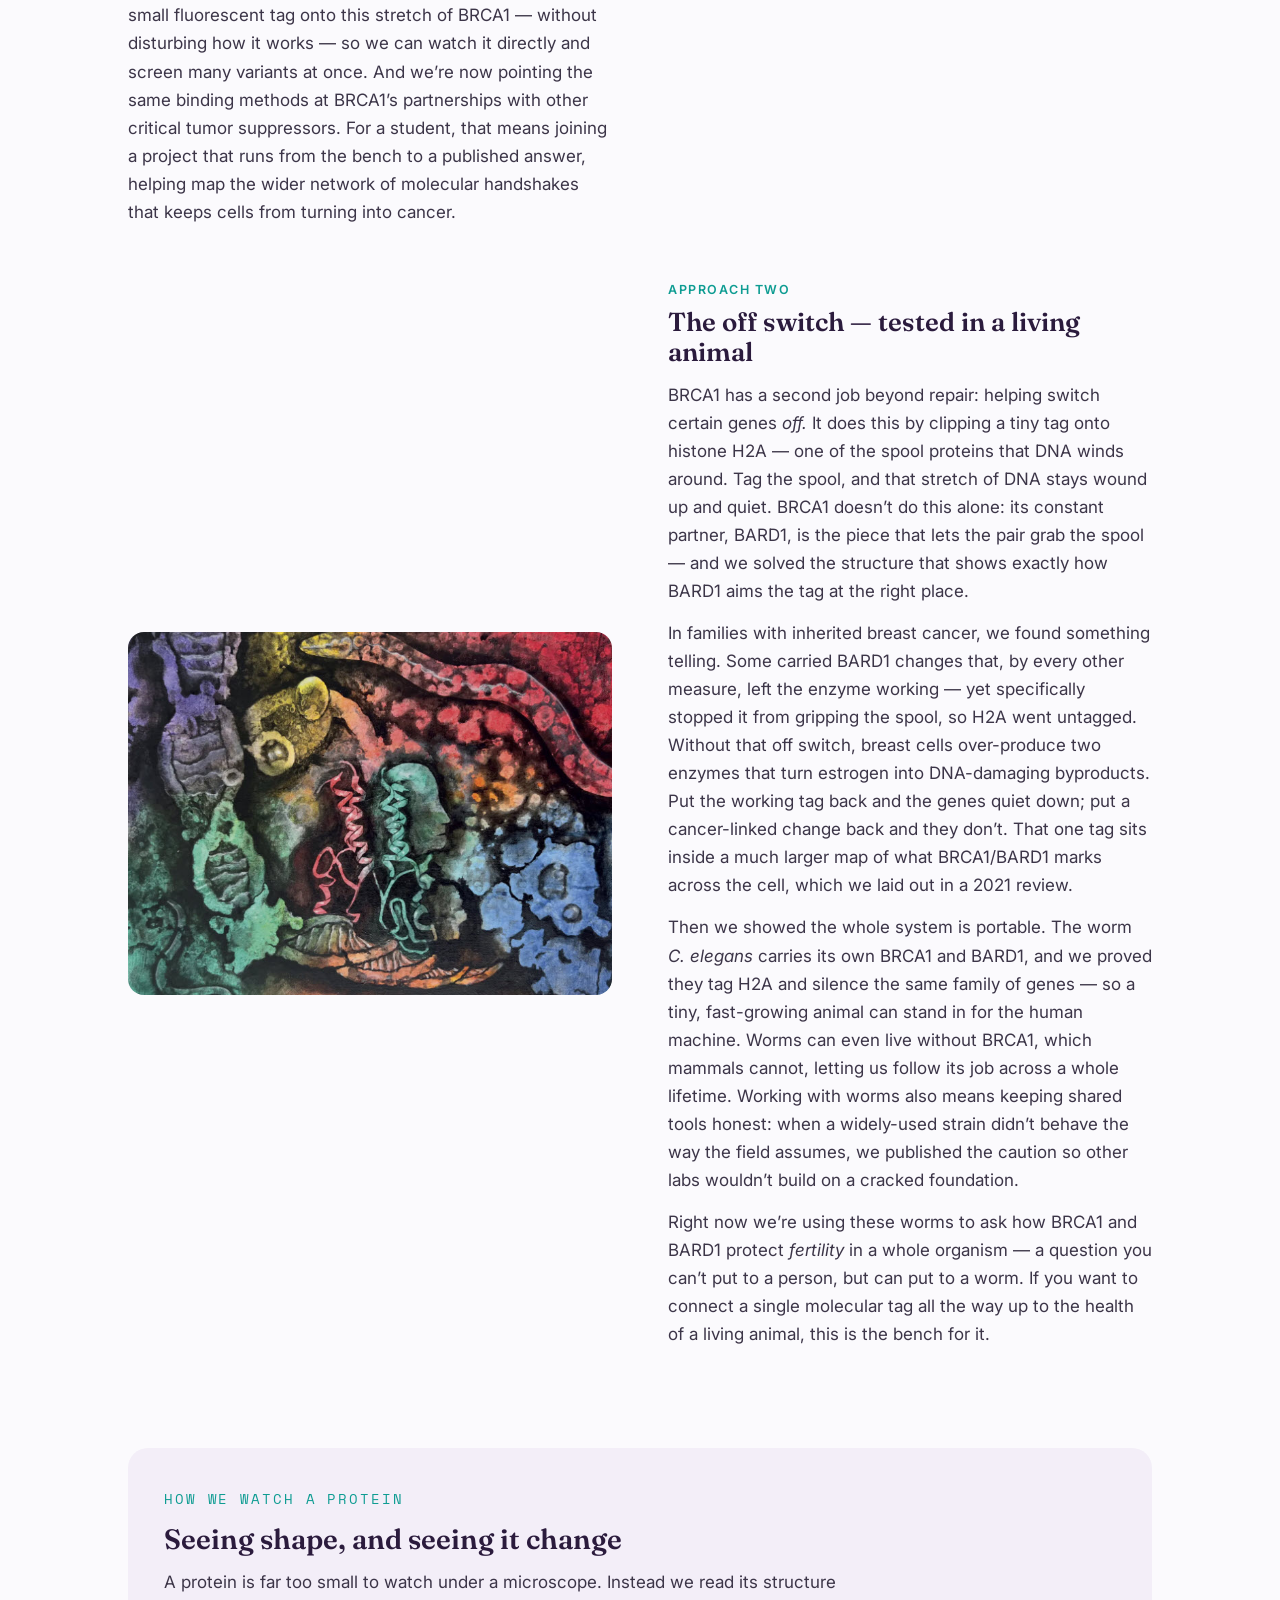
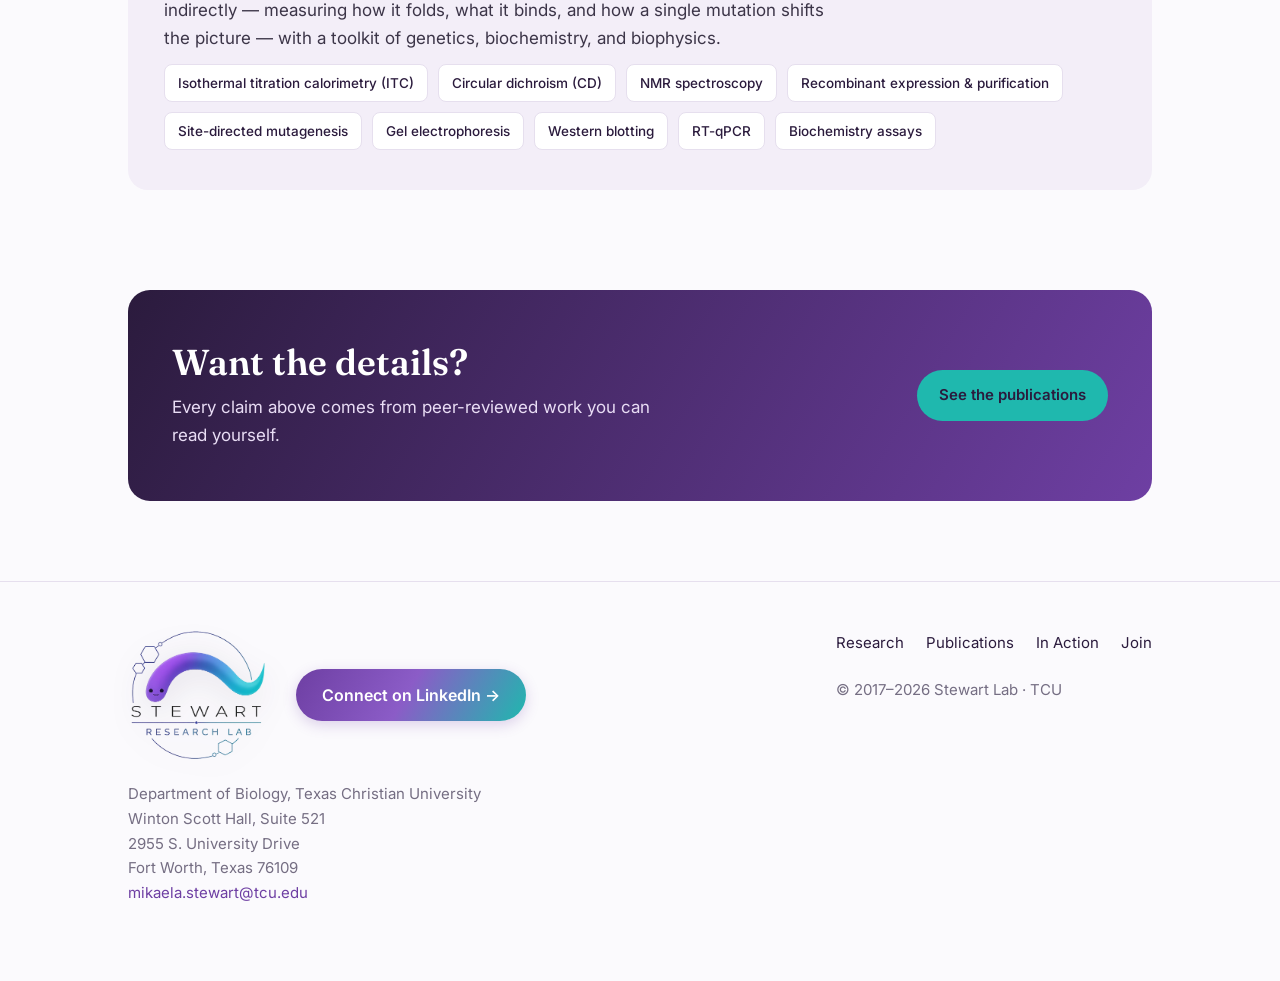
<file: research.html>
<!DOCTYPE html><html lang="en"><head><meta charset="UTF-8"><meta name="viewport" content="width=device-width, initial-scale=1.0"><title>Research — Stewart Lab</title><meta name="description" content="How the Stewart Lab reads cancer risk in the structure of BRCA1 — a coiled-coil binding test for PALB2, the structure of how BARD1 directs histone H2A tagging, and a C. elegans model for studying these tumor-suppressor functions, including fertility, in a whole animal."><meta property="og:title" content="Research — Stewart Lab"><meta property="og:description" content="How the Stewart Lab reads cancer risk in the structure of BRCA1 — a coiled-coil binding test for PALB2, the structure of how BARD1 directs histone H2A tagging, and a C. elegans model for studying these tumor-suppressor functions, including fertility, in a whole animal."><meta property="og:type" content="website"><link rel="icon" type="image/png" sizes="32x32" href="images/favicon-32.png"><link rel="icon" type="image/png" sizes="48x48" href="images/favicon-48.png"><link rel="apple-touch-icon" sizes="180x180" href="images/apple-touch-icon.png"><link rel="preconnect" href="https://fonts.googleapis.com"><link rel="preconnect" href="https://fonts.gstatic.com" crossorigin><link href="https://fonts.googleapis.com/css2?family=Fraunces:opsz,wght@9..144,400;9..144,500;9..144,600&family=Inter:wght@400;500;600&family=Space+Mono:wght@400;700&display=swap" rel="stylesheet"><link rel="stylesheet" href="styles.css"></head><body><header><div class="wrap nav"><a class="brand" href="index.html"><svg class="mark" viewBox="0 0 40 40" aria-hidden="true"><defs><linearGradient id="mg" x1="0" y1="0" x2="1" y2="1"><stop offset="0" stop-color="#6E3FA3"/><stop offset="1" stop-color="#1FB8AE"/></linearGradient></defs><path d="M12.4 29.1L12.5 28.6L12.6 27.9L12.7 27.2L12.8 26.4L12.9 25.5L13 24.6L13.1 23.8L13.2 23L13.3 22.2L13.4 21.6L13.6 21.2L13.7 21L13.9 20.7L14.1 20.4L14.4 20.1L14.8 19.8L15.2 19.5L15.6 19.2L16.1 18.9L16.6 18.6L17.1 18.4L17.6 18.2L18.1 18L18.5 17.9L19 17.8L19.5 17.7L20.1 17.7L20.8 17.6L21.5 17.7L22.2 17.7L22.8 17.8L23.5 17.9L24.2 18L24.8 18.2L25.4 18.3L25.8 18.5L26.2 18.6L26.6 18.9L27.1 19.4L27.6 20L28.2 20.6L28.7 21.3L29.2 22L29.8 22.6L30.3 23.2L30.9 23.7L31.6 24.2L32.8 24.3L33.8 23.7L34.1 22.9L34.3 22.1L34.4 21.3L34.4 20.4L34.4 19.5L34.3 18.6L34.3 17.7L34.2 16.8L34.1 16.1L34 15.4L34 15L34 15L33.8 15.4L33.7 16L33.5 16.7L33.3 17.6L33 18.4L32.8 19.3L32.6 20.2L32.3 20.9L32.1 21.5L31.9 21.9L31.8 22L32.2 21.7L32.8 21.7L32.8 21.7L32.7 21.3L32.4 20.8L32.1 20.2L31.7 19.4L31.3 18.6L30.9 17.7L30.3 16.8L29.7 16L29 15.2L28.2 14.5L27.4 14L26.6 13.6L25.7 13.3L24.8 12.9L24 12.7L23 12.4L22.1 12.2L21.2 12.1L20.2 12L19.3 12L18.4 12L17.5 12.1L16.6 12.3L15.7 12.5L14.9 12.8L14 13.1L13.2 13.5L12.4 13.9L11.6 14.5L10.8 15L10.1 15.7L9.5 16.4L8.9 17.1L8.3 18L7.8 19.1L7.5 20.2L7.3 21.2L7.2 22.3L7.2 23.4L7.2 24.4L7.2 25.4L7.3 26.3L7.4 27.2L7.5 27.9L7.5 28.4L7.6 28.9L7.7 29.7L8.1 30.4L8.7 31L9.4 31.4L10.3 31.4L11.1 31.2L11.8 30.7L12.2 30Z" fill="url(#mg)"/><circle cx="11.2" cy="25.5" r="1.25" fill="#2B1B3D"/><circle cx="11.8" cy="22.0" r="1.25" fill="#2B1B3D"/></svg>Stewart Lab</a><button class="navtoggle" aria-label="Menu" aria-expanded="false"><span></span><span></span><span></span></button><ul class="menu" id="menu"><li><a href="index.html">Home</a></li><li><a href="research.html" class="active">Research</a></li><li><a href="publications.html">Publications</a></li><li><a href="people.html">In Action</a></li><li><a href="join.html">Join</a></li><li><a href="#contact">Contact</a></li></ul></div></header>
<main>
  <section class="subhero"><div class="wrap reveal">
    <div class="bar"></div>
    <p class="eyebrow">Research</p>
    <h1>Reading risk in the structure of BRCA1</h1>
    <p>Some inherited BRCA1 changes clearly raise cancer risk. Most are still question marks.
      Our job is to read the answer in the protein itself.</p>
  </div></section>

  <section class="section"><div class="wrap prose reveal">
    <p class="eyebrow">The question</p>
    <h2 style="font-size:30px; margin-bottom:16px;">A test result that says &ldquo;unknown&rdquo;</h2>
    <p>BRCA1 is one of the cell's repair crew leaders: when DNA breaks, BRCA1 helps organize the fix.
      When an inherited mutation stops it from doing that job, the risk of breast and ovarian cancer climbs.
      That is why genetic testing for BRCA1 matters &mdash; and why an unclear result is so hard. Most of the
      changes found in BRCA1 are <em>variants of unknown significance:</em> we can see the change, but we
      can't yet say whether it is harmful. Behind each of those is a person trying to make a real decision.</p>
    <p>The way to resolve the uncertainty is to ask a direct question about the protein: with this change,
      does BRCA1 still <em>work?</em> Because a protein's job depends on its shape, we can answer that by
      studying structure and function in the lab. We take two complementary approaches.</p>
  </div></section>

  <section class="section"><div class="wrap">
    <div class="approach reveal">
      <div class="copy">
        <p class="label">Approach one</p>
        <h3>The molecular handshake</h3>
        <p>BRCA1 can't repair DNA alone. It has to clasp a partner protein, PALB2, through a pair of
          intertwined corkscrew-shaped helices &mdash; a &ldquo;coiled coil.&rdquo; That clasp is what brings
          the rest of the repair machinery to the break. Disrupt the clasp, and repair fails.</p>
        <p>We built a fast, inexpensive test that measures the faint pulse of heat released when BRCA1 and
          PALB2 grab each other, so we can ask of any variant: does it still hold on? After checking the test
          against changes already known to be harmful, we used it to flag two previously uncharacterized
          variants that completely break the grip &mdash; marking them as likely dangerous. We also found a
          clean rule: a single &ldquo;kink&rdquo; amino acid (proline) collapses the helix and breaks binding
          <em>anywhere</em> in this region, even away from the contact point. The payoff for patients: this
          screen runs in about four days, can be performed by undergraduates in most biochemistry labs, and could
          help prioritize which variants need deeper clinical study.</p>
        <p>That toolkit is growing. We&rsquo;ve developed a way to clip a small fluorescent tag onto this
          stretch of BRCA1 &mdash; without disturbing how it works &mdash; so we can watch it directly and
          screen many variants at once. And we&rsquo;re now pointing the same binding methods at BRCA1&rsquo;s
          partnerships with other critical tumor suppressors. For a student, that means joining a project that
          runs from the bench to a published answer, helping map the wider network of molecular handshakes
          that keeps cells from turning into cancer.</p>
      </div>
      <figure class="ph">
        <img src="images/brca1-palb2.jpg" alt="BRCA1 and PALB2 coiled-coil structure" onerror="this.style.display='none'">
      </figure>
    </div>

    <div class="approach flip reveal">
      <div class="copy">
        <p class="label">Approach two</p>
        <h3>The off switch &mdash; tested in a living animal</h3>
        <p>BRCA1 has a second job beyond repair: helping switch certain genes <em>off.</em> It does this by
          clipping a tiny tag onto histone H2A &mdash; one of the spool proteins that DNA winds around. Tag the
          spool, and that stretch of DNA stays wound up and quiet. BRCA1 doesn&rsquo;t do this alone: its
          constant partner, BARD1, is the piece that lets the pair grab the spool &mdash; and we solved the
          structure that shows exactly how BARD1 aims the tag at the right place.</p>
        <p>In families with inherited breast cancer, we found something telling. Some carried BARD1 changes
          that, by every other measure, left the enzyme working &mdash; yet specifically stopped it from
          gripping the spool, so H2A went untagged. Without that off switch, breast cells over-produce two
          enzymes that turn estrogen into DNA-damaging byproducts. Put the working tag back and the genes quiet
          down; put a cancer-linked change back and they don&rsquo;t. That one tag sits inside a much larger
          map of what BRCA1/BARD1 marks across the cell, which we laid out in a 2021 review.</p>
        <p>Then we showed the whole system is portable. The worm <em>C. elegans</em> carries its own BRCA1 and
          BARD1, and we proved they tag H2A and silence the same family of genes &mdash; so a tiny,
          fast-growing animal can stand in for the human machine. Worms can even live without BRCA1, which
          mammals cannot, letting us follow its job across a whole lifetime. Working with worms also means
          keeping shared tools honest: when a widely-used strain didn&rsquo;t behave the way the field assumes,
          we published the caution so other labs wouldn&rsquo;t build on a cracked foundation.</p>
        <p>Right now we&rsquo;re using these worms to ask how BRCA1 and BARD1 protect <em>fertility</em> in a
          whole organism &mdash; a question you can&rsquo;t put to a person, but can put to a worm. If you want
          to connect a single molecular tag all the way up to the health of a living animal, this is the bench
          for it.</p>
      </div>
      <figure class="ph">
        <img src="images/celegans.jpg" alt="C. elegans, the worm model used in the lab" onerror="this.style.display='none'">
      </figure>
    </div>
  </div></section>

  <section class="section"><div class="wrap reveal">
    <div class="tech">
      <p class="eyebrow">How we watch a protein</p>
      <h2 style="font-size:28px;">Seeing shape, and seeing it change</h2>
      <p style="max-width:62ch; margin:12px 0 0;">A protein is far too small to watch under a microscope.
        Instead we read its structure indirectly &mdash; measuring how it folds, what it binds, and how a
        single mutation shifts the picture &mdash; with a toolkit of genetics, biochemistry, and biophysics.</p>
      <div class="tags">
        <span class="tag">Isothermal titration calorimetry (ITC)</span>
        <span class="tag">Circular dichroism (CD)</span>
        <span class="tag">NMR spectroscopy</span>
        <span class="tag">Recombinant expression &amp; purification</span>
        <span class="tag">Site-directed mutagenesis</span>
        <span class="tag">Gel electrophoresis</span>
        <span class="tag">Western blotting</span>
        <span class="tag">RT-qPCR</span>
        <span class="tag">Biochemistry assays</span>
      </div>
    </div>
  </div></section>

  <section class="section"><div class="wrap reveal">
    <div class="join">
      <div><h2>Want the details?</h2>
        <p>Every claim above comes from peer-reviewed work you can read yourself.</p></div>
      <a class="btn btn-primary" href="publications.html">See the publications</a>
    </div>
  </div></section>
</main><footer id="contact"><div class="wrap foot-grid"><div><div class="foot-top"><div class="foot-brand"><a class="foot-logo" href="index.html"><img src="images/logo-light.png" alt="Stewart Research Lab" width="140"></a></div><a class="btn btn-linkedin" href="https://www.linkedin.com/in/mikaelastewart/" target="_blank" rel="noopener">Connect on LinkedIn &rarr;</a></div><p class="muted">Department of Biology, Texas Christian University<br>Winton Scott Hall, Suite 521<br>2955 S. University Drive<br>Fort Worth, Texas 76109<br><a href="mailto:mikaela.stewart@tcu.edu">mikaela.stewart@tcu.edu</a></p></div><div><ul class="foot-links"><li><a href="research.html">Research</a></li><li><a href="publications.html">Publications</a></li><li><a href="people.html">In Action</a></li><li><a href="join.html">Join</a></li></ul><p class="muted" style="margin-top:22px;">&copy; 2017&ndash;<span id="yr"></span> Stewart Lab &middot; TCU</p></div></div></footer><script>document.getElementById("yr").textContent=new Date().getFullYear();var t=document.querySelector(".navtoggle"),m=document.getElementById("menu");t.addEventListener("click",function(){var o=m.classList.toggle("open");t.setAttribute("aria-expanded",o);});m.querySelectorAll("a").forEach(function(a){a.addEventListener("click",function(){m.classList.remove("open");});});var io=new IntersectionObserver(function(e){e.forEach(function(x){if(x.isIntersecting){x.target.classList.add("in");io.unobserve(x.target);}});},{rootMargin:"0px 0px -80px 0px"});document.querySelectorAll(".reveal").forEach(function(el){io.observe(el);});</script></body></html>
</file>
<file: styles.css>
/* =====================================================================
   Stewart Lab — shared styles for every page.
   COLORS live in :root below. Change a hex here and the whole site updates.
   ===================================================================== */
:root{
  --plum:        #2B1B3D;
  --purple:      #6E3FA3;
  --purple-soft: #8B5CC7;
  --teal:        #0E9C92;
  --teal-bright: #1FB8AE;
  --bg:          #FBFAFD;
  --panel:       #F3EEF8;
  --panel-teal:  #E6F5F3;
  --text:        #3C3548;
  --muted:       #756E83;
  --line:        #E6DFEE;
  --maxw: 1080px;
}

*{box-sizing:border-box;}
html{scroll-behavior:smooth;}
body{margin:0; background:var(--bg); color:var(--text);
  font-family:"Inter",system-ui,sans-serif; font-size:17px; line-height:1.65;
  -webkit-font-smoothing:antialiased;}
h1,h2,h3{font-family:"Fraunces",Georgia,serif; color:var(--plum); font-weight:600; line-height:1.12; margin:0;}
a{color:var(--purple); text-decoration:none;}
a:hover{text-decoration:underline;}
em{font-style:italic;}
strong{color:var(--plum);}
.wrap{max-width:var(--maxw); margin:0 auto; padding:0 28px;}
.eyebrow{font-family:"Space Mono",monospace; font-size:13.5px; letter-spacing:.14em;
  text-transform:uppercase; color:var(--teal); margin:0 0 14px;}

/* ---------- nav ---------- */
header{position:sticky; top:0; z-index:50; background:rgba(251,250,253,.88);
  backdrop-filter:saturate(140%) blur(8px); border-bottom:1px solid var(--line);}
.nav{display:flex; align-items:center; justify-content:space-between; height:66px;}
.brand{display:flex; align-items:center; gap:11px; font-family:"Fraunces",serif;
  font-weight:600; font-size:19px; color:var(--plum);}
.brand:hover{text-decoration:none;}
.mark{width:26px; height:26px; flex:0 0 auto;}
.menu{display:flex; gap:24px; list-style:none; margin:0; padding:0;}
.menu a{color:var(--plum); font-size:15px; font-weight:500; padding:4px 0; border-bottom:2px solid transparent;}
.menu a:hover{color:var(--purple); text-decoration:none;}
.menu a.active{color:var(--purple); border-bottom-color:var(--teal-bright);}
.navtoggle{display:none; background:none; border:0; cursor:pointer; padding:8px;}
.navtoggle span{display:block; width:22px; height:2px; background:var(--plum); margin:4px 0;}

/* ---------- buttons ---------- */
.btn{display:inline-block; font-weight:600; font-size:15px; padding:13px 22px; border-radius:999px;
  transition:transform .15s ease, box-shadow .15s ease, border-color .15s ease, color .15s ease;}
.btn-primary{background:var(--purple); color:#fff;}
.btn-primary:hover{text-decoration:none; transform:translateY(-2px); box-shadow:0 8px 22px rgba(110,63,163,.28);}
.btn-ghost{color:var(--plum); border:1.5px solid var(--line);}
.btn-ghost:hover{text-decoration:none; border-color:var(--teal); color:var(--teal);}

/* ---------- hero (home) ---------- */
.hero{padding:78px 0 60px; overflow:hidden;}
.hero-grid{display:grid; grid-template-columns:1.05fr .95fr; gap:46px; align-items:center;}
.hero h1{font-size:clamp(40px,5.8vw,68px); letter-spacing:-.01em;}
.hero h1 .accent{color:var(--purple);}
.hero .lead{font-size:20px; max-width:36ch; margin:22px 0 30px;}
.cta-row{display:flex; gap:14px; flex-wrap:wrap;}
.ribbon-art{width:100%; height:auto; filter:drop-shadow(0 14px 30px rgba(43,27,61,.12));}

/* ---------- subhero (interior pages) ---------- */
.subhero{padding:64px 0 26px;}
.subhero .bar{width:64px; height:4px; border-radius:3px;
  background:linear-gradient(90deg,var(--purple),var(--teal-bright)); margin-bottom:22px;}
.subhero h1{font-size:clamp(34px,5vw,52px); letter-spacing:-.01em; max-width:18ch;}
.subhero p{font-size:20px; color:var(--muted); max-width:60ch; margin:18px 0 0;}

/* ---------- sections ---------- */
.section{padding:50px 0;}
.section-head{max-width:62ch; margin-bottom:32px;}
.section-head h2{font-size:clamp(26px,3.6vw,38px);}
.section-head p{color:var(--muted); margin:14px 0 0;}
.prose p{max-width:64ch;}
.prose p + p{margin-top:18px;}
.pull{font-family:"Fraunces",serif; font-size:clamp(23px,3vw,32px); color:var(--plum);
  border-left:4px solid var(--teal-bright); padding-left:22px; margin:34px 0; max-width:26ch; line-height:1.25;}
.shimmer{background:linear-gradient(100deg,var(--plum) 0%,var(--plum) 38%,var(--teal-bright) 50%,var(--plum) 62%,var(--plum) 100%);
  background-size:220% auto; -webkit-background-clip:text; background-clip:text;
  -webkit-text-fill-color:transparent; color:transparent; animation:shimmer 5s linear infinite;}
@keyframes shimmer{from{background-position:140% center;} to{background-position:-140% center;}}

/* ---------- quick links (home) ---------- */
.quick{display:grid; grid-template-columns:repeat(3,1fr); gap:22px;}
.qcard{display:block; background:#fff; border:1px solid var(--line); border-radius:16px; padding:26px 24px;
  color:var(--text); transition:transform .18s ease, box-shadow .18s ease;}
.qcard:hover{text-decoration:none; transform:translateY(-3px); box-shadow:0 14px 34px rgba(43,27,61,.09);}
.qcard h3{font-size:21px; margin:0 0 8px;}
.qcard p{margin:0; font-size:15.5px; color:var(--muted);}
.qcard .go{display:inline-block; margin-top:14px; font-weight:600; font-size:14px; letter-spacing:.02em; color:var(--purple);}

/* ---------- approach rows ---------- */
.approach{display:grid; grid-template-columns:1fr 1fr; gap:56px; align-items:center; margin-top:54px;}
.approach:first-of-type{margin-top:0;}
.approach.flip .copy{order:2;}
.approach .label{font-weight:600; font-size:12.5px; color:var(--teal); letter-spacing:.12em; text-transform:uppercase;}
.approach h3{font-size:26px; margin:8px 0 14px;}
.approach p{margin:0;}
.approach p + p{margin-top:14px;}

/* ---------- image slot ---------- */
.ph{position:relative; margin:0; width:100%; aspect-ratio:4/3; border-radius:16px; overflow:hidden;
  background:linear-gradient(135deg,var(--panel),var(--panel-teal));
  display:flex; align-items:center; justify-content:center;}
.ph.tall{aspect-ratio:3/4;}
.ph img{position:absolute; inset:0; width:100%; height:100%; object-fit:cover;}
.ph .ph-label{font-weight:500; font-size:13px; color:var(--purple);
  text-align:center; padding:0 16px; line-height:1.5;}
.ph .ph-label b{display:block; color:var(--plum); margin-bottom:4px; font-weight:700;}

/* ---------- techniques ---------- */
.tech{background:var(--panel); border-radius:20px; padding:40px 36px;}
.tags{display:flex; flex-wrap:wrap; gap:10px; margin-top:12px;}
.tag{font-weight:500; font-size:13.5px; background:#fff; border:1px solid var(--line);
  color:var(--plum); padding:7px 13px; border-radius:8px;}

/* ---------- people ---------- */
.people-grid{display:grid; grid-template-columns:280px 1fr; gap:48px; align-items:start;}
.bio h2{font-size:26px; margin:0 0 4px;}
.bio .role{font-weight:600; font-size:13px; color:var(--teal);
  text-transform:uppercase; letter-spacing:.08em; margin:0 0 16px;}

/* ---------- lists / publications ---------- */
.list{list-style:none; margin:0; padding:0;}
.list li{padding:18px 0; border-bottom:1px solid var(--line);}
.list li:last-child{border-bottom:0;}
.list .where{font-weight:600; font-size:13px; color:var(--teal);
  text-transform:uppercase; letter-spacing:.08em;}
.list .what{display:block; color:var(--plum); font-weight:500; margin-top:3px; font-size:17px;}

.pub{padding:30px 0; border-bottom:1px solid var(--line);}
.pub:last-child{border-bottom:0;}
.pub .venue{font-weight:600; font-size:13px; color:var(--teal);
  text-transform:uppercase; letter-spacing:.08em;}
.pub h2{font-size:24px; margin:8px 0 6px; max-width:40ch;}
.pub .cite{font-size:14.5px; color:var(--muted); margin:0 0 16px;}
.pub .plain{display:grid; grid-template-columns:repeat(3,1fr); gap:18px; margin:0 0 16px;}
.pub .plain h4{font-weight:600; font-size:13.5px; letter-spacing:.08em; text-transform:uppercase;
  color:var(--purple); margin:0 0 6px;}
.pub .plain p{margin:0; font-size:16px;}

/* ---------- join band ---------- */
.join{background:linear-gradient(120deg,var(--plum),var(--purple)); border-radius:22px; color:#fff;
  padding:52px 44px; display:flex; align-items:center; justify-content:space-between; gap:30px; flex-wrap:wrap;}
.join h2{color:#fff; font-size:clamp(26px,3.4vw,36px); max-width:18ch;}
.join p{color:#E9DDF5; margin:10px 0 0; max-width:46ch;}
.join .btn-primary{background:var(--teal-bright); color:var(--plum);}
.join .btn-primary:hover{box-shadow:0 8px 22px rgba(31,184,174,.35);}

/* ---------- footer ---------- */
footer{border-top:1px solid var(--line); padding:46px 0 60px; margin-top:30px;}
.foot-grid{display:flex; justify-content:space-between; gap:30px; flex-wrap:wrap;}
footer .brand{margin-bottom:10px;}
.muted{color:var(--muted); font-size:15px;}
.foot-links{list-style:none; margin:0; padding:0; display:flex; gap:22px; flex-wrap:wrap;}
.foot-links a{color:var(--plum); font-size:15px;}

/* ---------- reveal ---------- */
.reveal{opacity:0; transform:translateY(16px); transition:opacity .6s ease, transform .6s ease;}
.reveal.in{opacity:1; transform:none;}

/* ---------- photo gallery ---------- */
.gallery{display:grid; grid-template-columns:repeat(auto-fill,minmax(240px,1fr)); gap:22px;}
.shot{margin:0;}
.shot-btn{display:block; width:100%; padding:0; border:0; background:none; cursor:zoom-in;
  border-radius:14px; overflow:hidden; line-height:0;}
.shot-btn img{width:100%; aspect-ratio:4/3; object-fit:cover; display:block; transition:transform .35s ease;}
.shot-btn:hover img{transform:scale(1.04);}
.shot-btn:focus-visible{outline:3px solid var(--teal-bright); outline-offset:2px;}
.shot figcaption{font-size:14px; color:var(--muted); margin-top:11px; line-height:1.45;}

/* ---------- lightbox ---------- */
.lightbox{position:fixed; inset:0; z-index:100; display:none; align-items:center; justify-content:center;
  background:rgba(20,12,28,.93); padding:28px;}
.lightbox.open{display:flex;}
.lb-figure{margin:0; max-width:1100px; width:100%; text-align:center;}
.lb-figure img{max-width:100%; max-height:78vh; border-radius:12px; box-shadow:0 20px 60px rgba(0,0,0,.5);}
.lb-figure figcaption{color:#EDE7F3; font-size:15.5px; line-height:1.5; margin:16px auto 0; max-width:62ch;}
.lb-close,.lb-prev,.lb-next{position:absolute; background:rgba(255,255,255,.13); color:#fff; border:0;
  cursor:pointer; border-radius:999px; width:48px; height:48px; font-size:26px; line-height:1;
  display:flex; align-items:center; justify-content:center; transition:background .15s ease;}
.lb-close:hover,.lb-prev:hover,.lb-next:hover{background:rgba(255,255,255,.28);}
.lb-close:focus-visible,.lb-prev:focus-visible,.lb-next:focus-visible{outline:2px solid var(--teal-bright); outline-offset:2px;}
.lb-close{top:20px; right:20px;}
.lb-prev{left:20px; top:50%; transform:translateY(-50%);}
.lb-next{right:20px; top:50%; transform:translateY(-50%);}
@media(max-width:560px){ .lb-prev{left:10px;} .lb-next{right:10px;} .lb-close{top:12px; right:12px;} }

/* ---------- responsive ---------- */
@media(max-width:840px){
  .hero-grid{grid-template-columns:1fr; gap:30px;}
  .ribbon-art,.hero-logo{max-width:430px; margin-left:auto; margin-right:auto;}
  .quick{grid-template-columns:1fr;}
  .approach,.approach.flip{grid-template-columns:1fr; gap:30px;}
  .approach.flip .copy{order:0;}
  .people-grid{grid-template-columns:1fr; gap:30px;}
  .pub .plain{grid-template-columns:1fr; gap:12px;}
  .menu{display:none; position:absolute; top:66px; left:0; right:0; background:var(--bg);
    flex-direction:column; gap:0; padding:8px 0; border-bottom:1px solid var(--line);}
  .menu.open{display:flex;}
  .menu li{padding:0 28px;}
  .menu a{display:block; padding:12px 0; border-bottom:0;}
  .navtoggle{display:block;}
}
@media(prefers-reduced-motion:reduce){
  html{scroll-behavior:auto;}
  .reveal{opacity:1; transform:none; transition:none;}
  .shot-btn,.shot-btn img{transition:none;}
  .shot-btn:hover{transform:none;}
  .qcard:hover,.qr-card:hover{transform:none;}
  .shimmer{animation:none; -webkit-text-fill-color:var(--plum); color:var(--plum);}
}


/* =====================================================================
   ADDITIONS — gradient LinkedIn button, footer logo, QR card, season tag,
   richer gallery hover. Typeface system is now: Fraunces (headings) +
   Inter (body & all small labels); Space Mono is reserved for the
   .eyebrow kicker only.
   ===================================================================== */

/* ---------- gradient LinkedIn button ---------- */
.btn-linkedin{background:linear-gradient(120deg,var(--purple) 0%,var(--purple-soft) 48%,var(--teal-bright) 100%);
  color:#fff; border:0; box-shadow:0 4px 14px rgba(110,63,163,.22);}
.btn-linkedin:hover{text-decoration:none; transform:translateY(-2px); color:#fff;
  box-shadow:0 10px 26px rgba(31,184,174,.34);}

/* ---------- footer logo (transparent light-mode mark on the light footer) ---------- */
.foot-brand{display:flex; flex-direction:column; align-items:flex-start;}
.foot-logo{display:inline-block; line-height:0; transition:transform .18s ease;}
.foot-logo:hover{text-decoration:none; transform:translateY(-2px);}
.foot-logo img{width:140px; height:auto; display:block;
  filter:drop-shadow(0 6px 16px rgba(43,27,61,.12));}

/* ---------- footer top row: logo with the LinkedIn button beside it ---------- */
.foot-top{display:flex; align-items:center; gap:28px; flex-wrap:wrap; margin-bottom:20px;}
.foot-top .btn-linkedin{font-size:16px; padding:13px 26px;}

/* ---------- season tag (gives the gallery a living-timeline feel) ---------- */
.when{display:inline-block; font-weight:600; font-size:11.5px; letter-spacing:.1em; text-transform:uppercase;
  color:var(--teal); margin-right:7px; white-space:nowrap;}

/* ---------- gallery: lift + zoom on hover ---------- */
.shot-btn{box-shadow:0 4px 16px rgba(43,27,61,.08);
  transition:transform .25s ease, box-shadow .25s ease;}
.shot-btn:hover{transform:translateY(-3px); box-shadow:0 16px 36px rgba(43,27,61,.17);}

/* ---------- hero logo (home) — replaces the abstract ribbon with the brand mark ---------- */
.hero-logo{display:block; width:100%; max-width:470px; height:auto; margin:0 auto;
  filter:drop-shadow(0 16px 36px rgba(43,27,61,.14));}

/* ---------- gallery: full-graphic items (recap flyers/infographics shown whole, not cropped) ---------- */
.shot.graphic .shot-btn img{object-fit:contain; background:#fff; aspect-ratio:4/3;}


/* ---------- alumni: "where are they now" cards ---------- */
.alumni-grid{display:grid; grid-template-columns:repeat(auto-fill,minmax(258px,1fr)); gap:18px; margin-top:6px;}
.alum{background:#fff; border:1px solid var(--line); border-radius:16px; padding:20px 22px;
  transition:transform .18s ease, box-shadow .18s ease;}
.alum:hover{transform:translateY(-3px); box-shadow:0 14px 32px rgba(43,27,61,.10);}
.alum .when{margin:0 0 8px;}
.alum h3{font-size:20px; margin:0 0 8px;}
.alum p{margin:0; color:var(--text); font-size:15px; line-height:1.55;}
.alum.highlight{background:var(--panel-teal); border-color:rgba(31,184,174,.45);}
</file>
